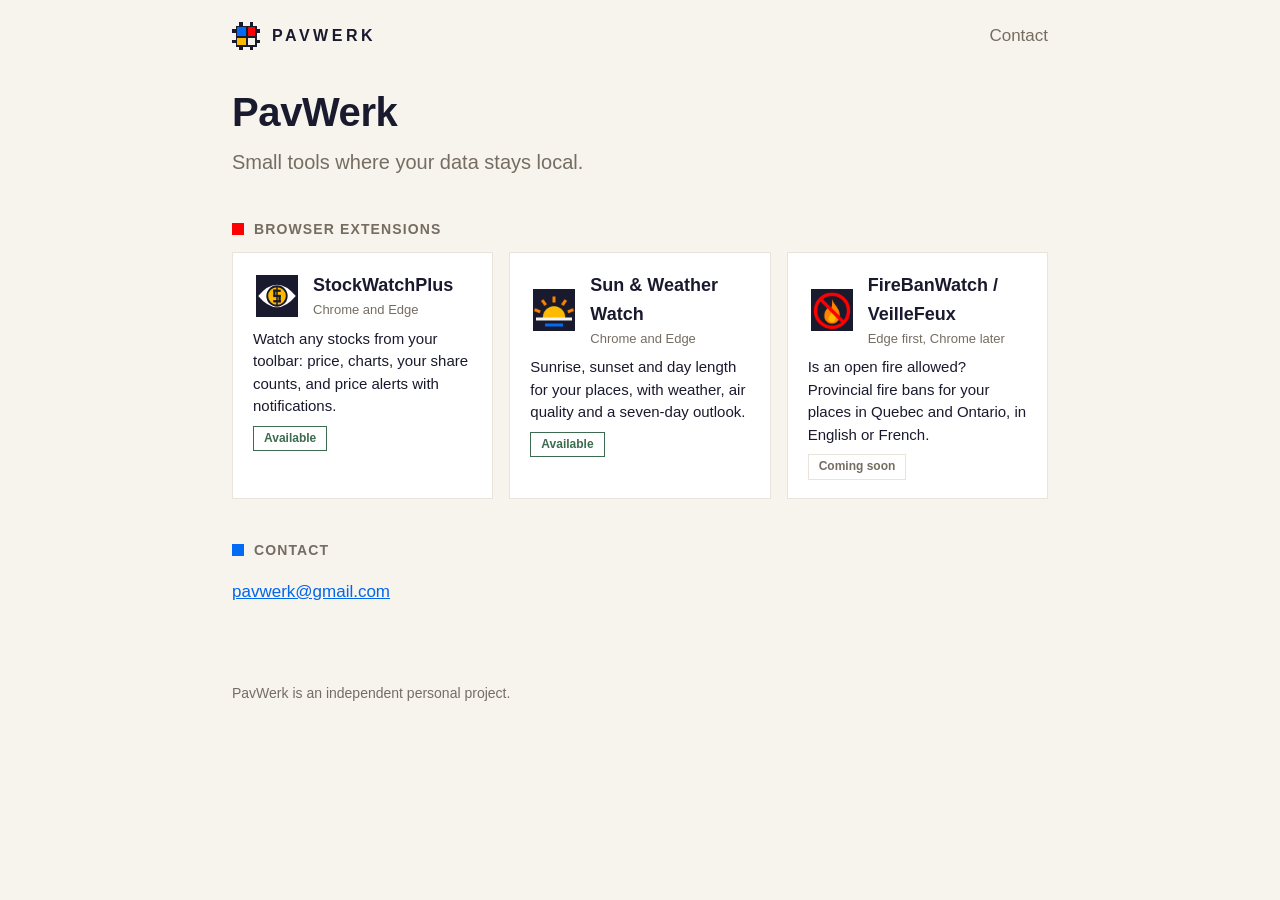
<file: index.html>
<!DOCTYPE html>
<html lang="en">
<head>
  <meta charset="utf-8">
  <meta name="viewport" content="width=device-width, initial-scale=1">
  <title>PavWerk</title>
  <meta name="description" content="PavWerk makes small tools where your data stays local.">
  <link rel="stylesheet" href="style.css">
  <link rel="icon" href="img/pavwerk-mark.svg" type="image/svg+xml">
  <link rel="icon" href="img/favicon-32.png" sizes="32x32">
</head>
<body>
  <header class="site"><a class="brand" href="./" aria-label="PavWerk home"><picture><source srcset="img/pavwerk-mark-reversed.svg" media="(prefers-color-scheme: dark)"><img src="img/pavwerk-mark.svg" alt="" width="28" height="28"></picture><span>PAVWERK</span></a><nav><a href="mailto:pavwerk@gmail.com">Contact</a></nav></header>
  <main>
    <h1>PavWerk</h1>
    <p class="intro">Small tools where your data stays local.</p>

    <!-- ============ BROWSER EXTENSIONS ============ -->
    <h2 class="section-title">Browser extensions</h2>
    <div class="grid">

      <a class="item" href="stockwatchplus/">
        <div class="item-head">
          <img src="stockwatchplus/img/icon.svg" alt="">
          <div><h3>StockWatchPlus</h3><p class="for">Chrome and Edge</p></div>
        </div>
        <p>Watch any stocks from your toolbar: price, charts, your share counts, and price alerts with notifications.</p>
        <span class="pill live">Available</span>
      </a>

      <a class="item" href="sunweatherwatch/">
        <div class="item-head">
          <img src="sunweatherwatch/img/icon.png" alt="">
          <div><h3>Sun &amp; Weather Watch</h3><p class="for">Chrome and Edge</p></div>
        </div>
        <p>Sunrise, sunset and day length for your places, with weather, air quality and a seven-day outlook.</p>
        <span class="pill live">Available</span>
      </a>

      <a class="item" href="firebanwatch/">
        <div class="item-head">
          <img src="firebanwatch/img/icon.png" alt="">
          <div><h3>FireBanWatch / VeilleFeux</h3><p class="for">Edge first, Chrome later</p></div>
        </div>
        <p>Is an open fire allowed? Provincial fire bans for your places in Quebec and Ontario, in English or French.</p>
        <span class="pill">Coming soon</span>
      </a>

      <!-- TO ADD ANOTHER EXTENSION: copy the block below, remove the comment
           marks around it, and change the folder name, title and text.
           Use class="pill live" and the text "Available" once it is published.

      <a class="item" href="new-project/">
        <div class="item-head">
          <img src="new-project/img/icon.svg" alt="">
          <div><h3>Project name</h3><p class="for">Chrome and Edge</p></div>
        </div>
        <p>One or two sentences on what it does.</p>
        <span class="pill">Coming soon</span>
      </a>
      -->

    </div>

    <!-- TO ADD A NEW SECTION (for example apps, guides or writing): copy the
         two lines below, remove the comment marks, rename the section, and
         put item blocks like the one above inside the grid.

    <h2 class="section-title">Section name</h2>
    <div class="grid">
    </div>
    -->

    <h2 class="section-title">Contact</h2>
    <p><a href="mailto:pavwerk@gmail.com">pavwerk@gmail.com</a></p>
  </main>
  <footer>PavWerk is an independent personal project.</footer>
</body>
</html>
</file>
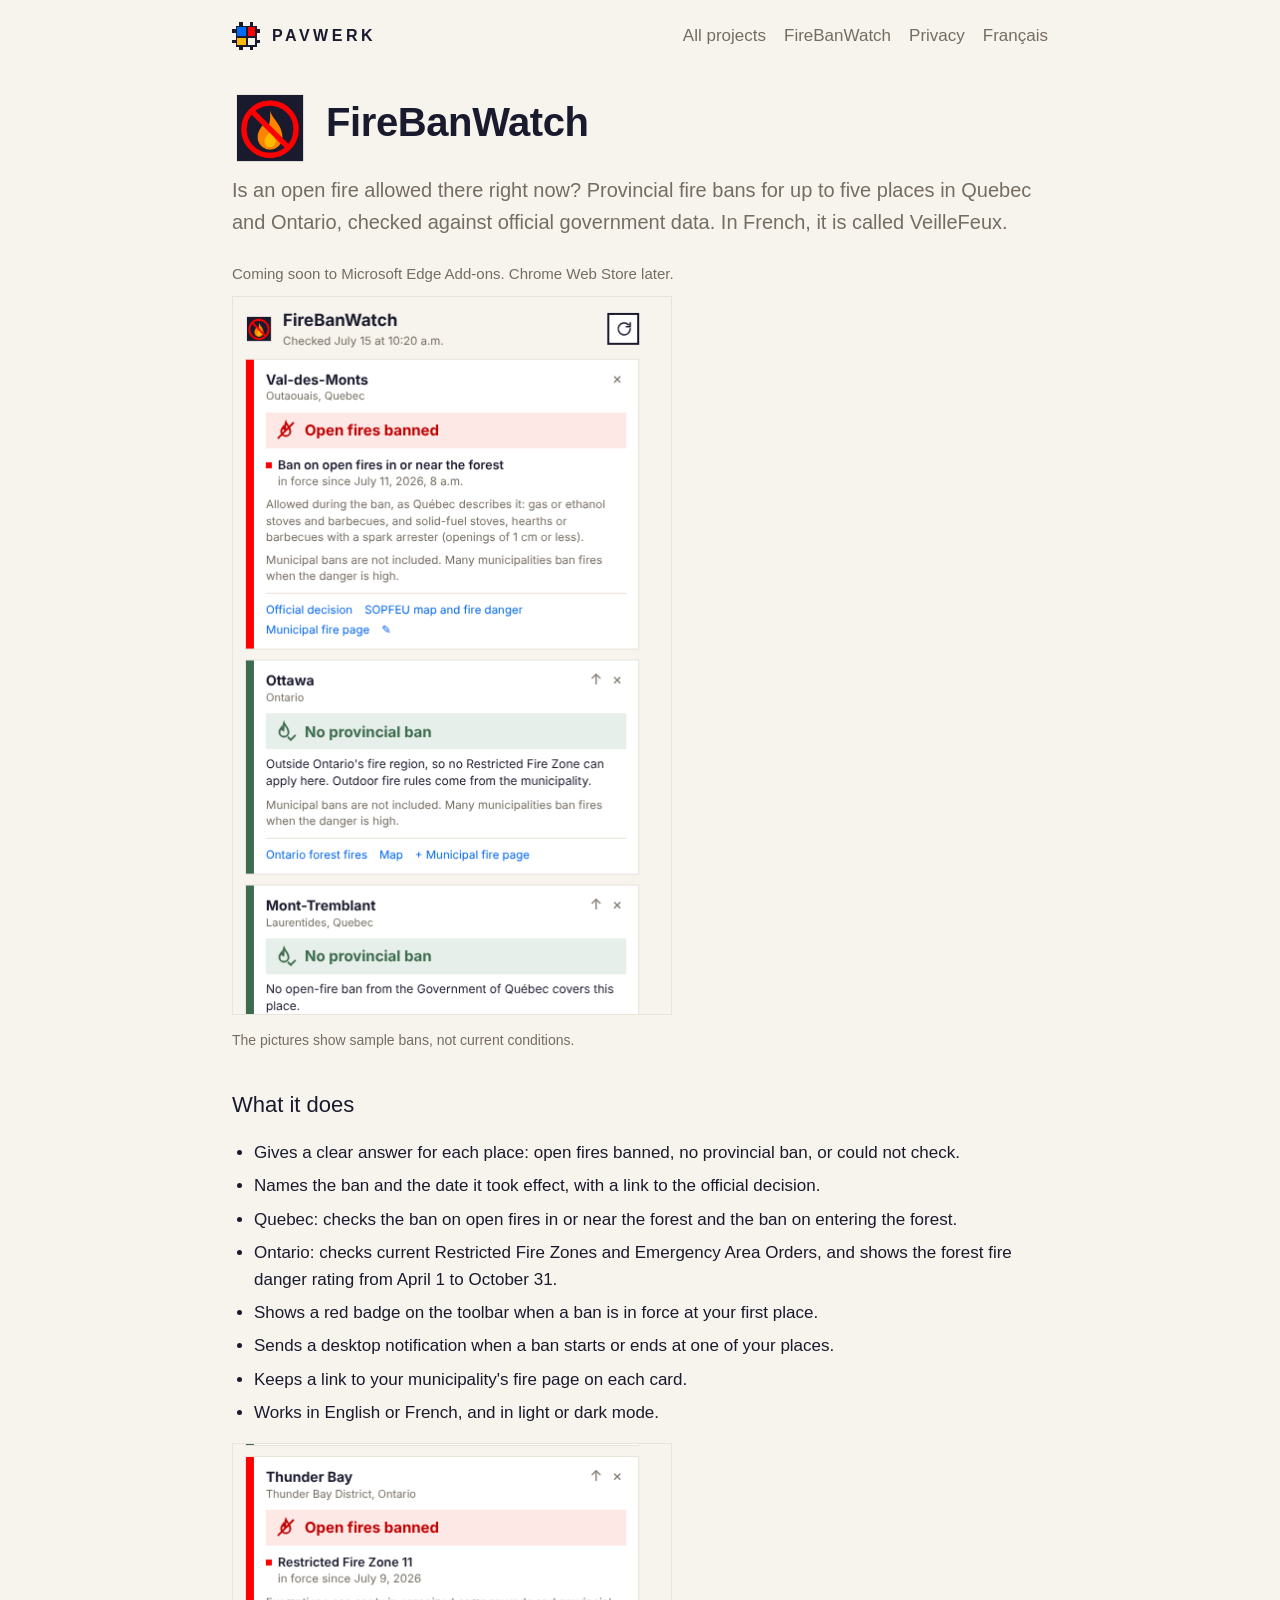
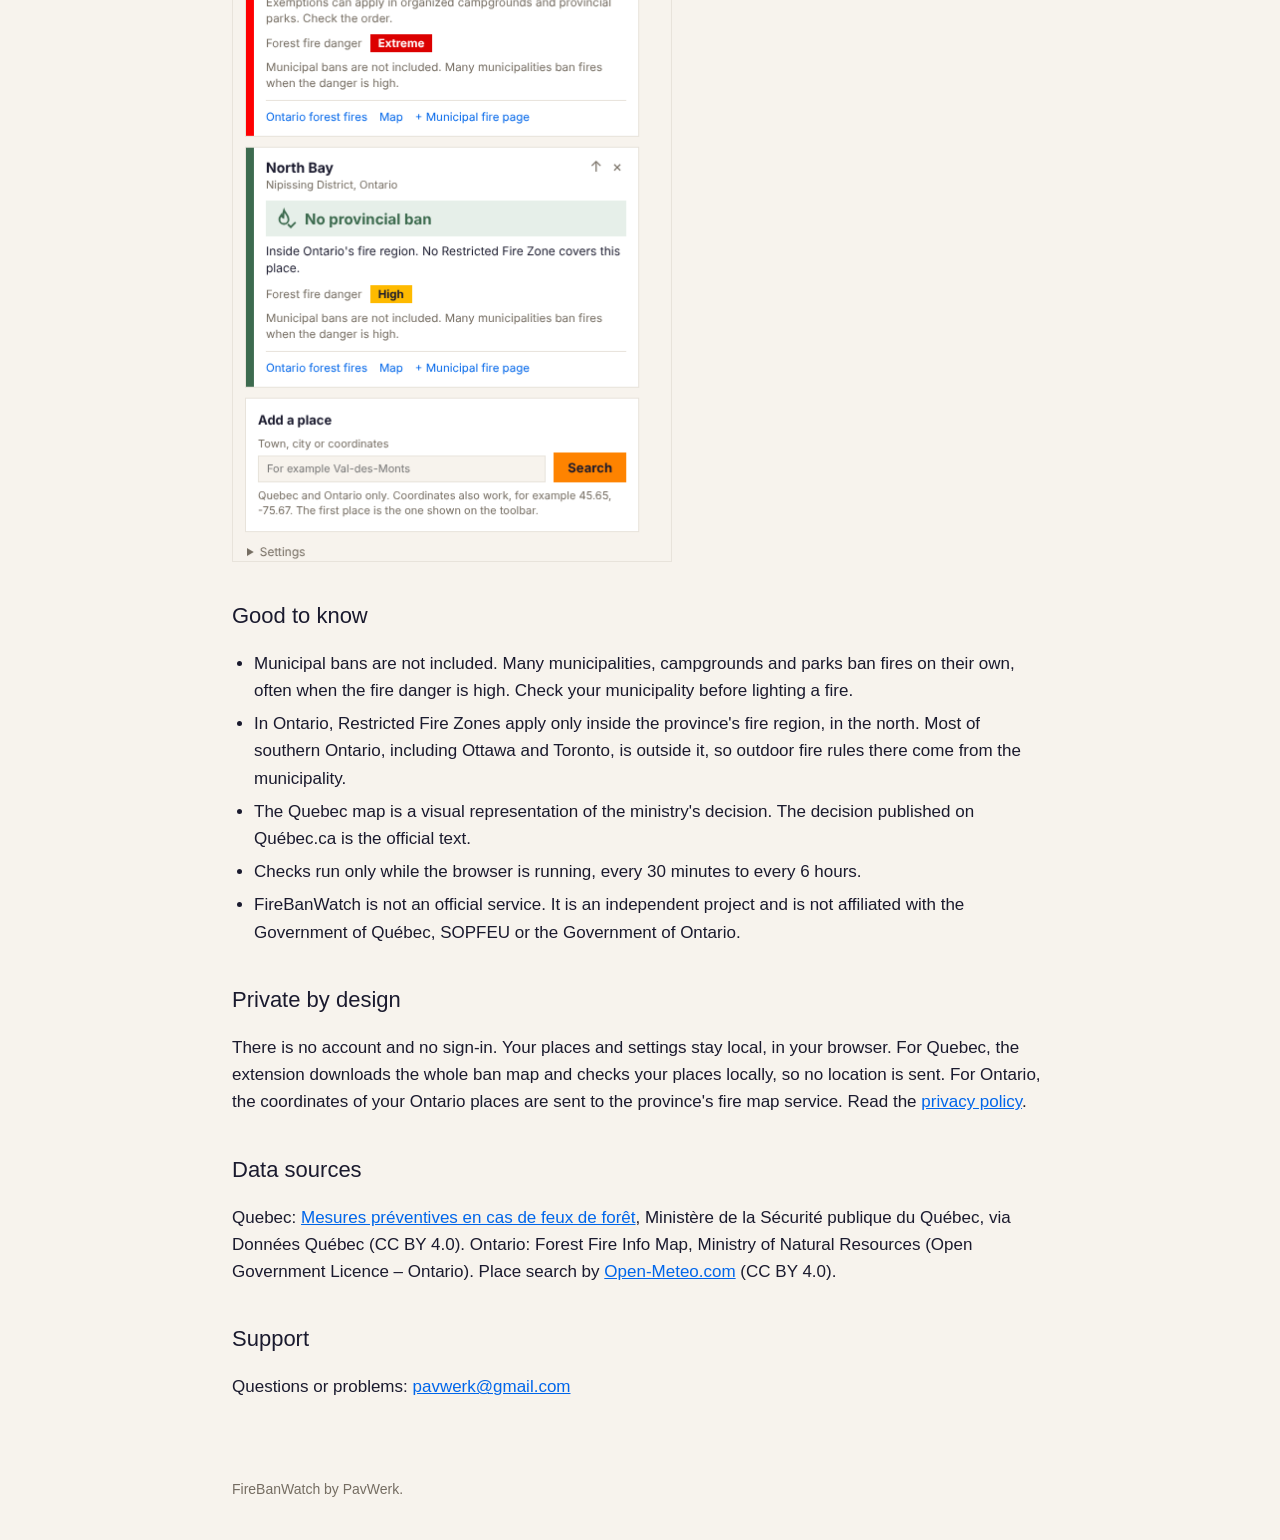
<file: firebanwatch/index.html>
<!DOCTYPE html>
<html lang="en">
<head>
  <meta charset="utf-8">
  <meta name="viewport" content="width=device-width, initial-scale=1">
  <title>FireBanWatch: provincial fire bans in Quebec and Ontario, in your browser toolbar</title>
  <meta name="description" content="Is an open fire allowed? FireBanWatch checks provincial fire bans for up to five places in Quebec and Ontario against official government data. English and French.">
  <link rel="stylesheet" href="../style.css">
  <link rel="icon" href="img/icon.png">
  <link rel="alternate" hreflang="en" href="https://pavwerk.github.io/firebanwatch/">
  <link rel="alternate" hreflang="fr" href="https://pavwerk.github.io/firebanwatch/fr.html">
</head>
<body>
  <header class="site"><a class="brand" href="../" aria-label="PavWerk home"><picture><source srcset="../img/pavwerk-mark-reversed.svg" media="(prefers-color-scheme: dark)"><img src="../img/pavwerk-mark.svg" alt="" width="28" height="28"></picture><span>PAVWERK</span></a><nav><a href="../">All projects</a><a href="./">FireBanWatch</a><a href="privacy.html">Privacy</a><a href="fr.html" lang="fr" hreflang="fr">Français</a></nav></header>
  <main>
    <div class="hero"><img src="img/icon.png" alt="FireBanWatch icon"><h1>FireBanWatch</h1></div>
    <p class="lead">Is an open fire allowed there right now? Provincial fire bans for up to five places in Quebec and Ontario, checked against official government data. In French, it is called VeilleFeux.</p>
    <!-- Store links: add the Edge Add-ons link here when the store publishes it. Chrome comes later. -->
    <p class="stores"><span>Coming soon to Microsoft Edge Add-ons. Chrome Web Store later.</span></p>

    <div class="shots"><img src="img/bans-en.png" alt="FireBanWatch showing an open-fire ban at Val-des-Monts, Quebec, and no provincial ban at Ottawa" style="max-width:440px"></div>
    <p class="small">The pictures show sample bans, not current conditions.</p>

    <h2>What it does</h2>
    <ul>
      <li>Gives a clear answer for each place: open fires banned, no provincial ban, or could not check.</li>
      <li>Names the ban and the date it took effect, with a link to the official decision.</li>
      <li>Quebec: checks the ban on open fires in or near the forest and the ban on entering the forest.</li>
      <li>Ontario: checks current Restricted Fire Zones and Emergency Area Orders, and shows the forest fire danger rating from April 1 to October 31.</li>
      <li>Shows a red badge on the toolbar when a ban is in force at your first place.</li>
      <li>Sends a desktop notification when a ban starts or ends at one of your places.</li>
      <li>Keeps a link to your municipality's fire page on each card.</li>
      <li>Works in English or French, and in light or dark mode.</li>
    </ul>

    <div class="shots"><img src="img/details-en.png" alt="A Restricted Fire Zone in Thunder Bay with an extreme fire danger rating" style="max-width:440px"></div>

    <h2>Good to know</h2>
    <ul>
      <li>Municipal bans are not included. Many municipalities, campgrounds and parks ban fires on their own, often when the fire danger is high. Check your municipality before lighting a fire.</li>
      <li>In Ontario, Restricted Fire Zones apply only inside the province's fire region, in the north. Most of southern Ontario, including Ottawa and Toronto, is outside it, so outdoor fire rules there come from the municipality.</li>
      <li>The Quebec map is a visual representation of the ministry's decision. The decision published on Québec.ca is the official text.</li>
      <li>Checks run only while the browser is running, every 30 minutes to every 6 hours.</li>
      <li>FireBanWatch is not an official service. It is an independent project and is not affiliated with the Government of Québec, SOPFEU or the Government of Ontario.</li>
    </ul>

    <h2>Private by design</h2>
    <p>There is no account and no sign-in. Your places and settings stay local, in your browser. For Quebec, the extension downloads the whole ban map and checks your places locally, so no location is sent. For Ontario, the coordinates of your Ontario places are sent to the province's fire map service. Read the <a href="privacy.html">privacy policy</a>.</p>

    <h2>Data sources</h2>
    <p>Quebec: <a href="https://donneesquebec.ca/recherche/dataset/mesures_preventives_feux_foret">Mesures préventives en cas de feux de forêt</a>, Ministère de la Sécurité publique du Québec, via Données Québec (CC BY 4.0). Ontario: Forest Fire Info Map, Ministry of Natural Resources (Open Government Licence – Ontario). Place search by <a href="https://open-meteo.com/">Open-Meteo.com</a> (CC BY 4.0).</p>

    <h2>Support</h2>
    <p>Questions or problems: <a href="mailto:pavwerk@gmail.com">pavwerk@gmail.com</a></p>
  </main>
  <footer>FireBanWatch by PavWerk.</footer>
</body>
</html>
</file>
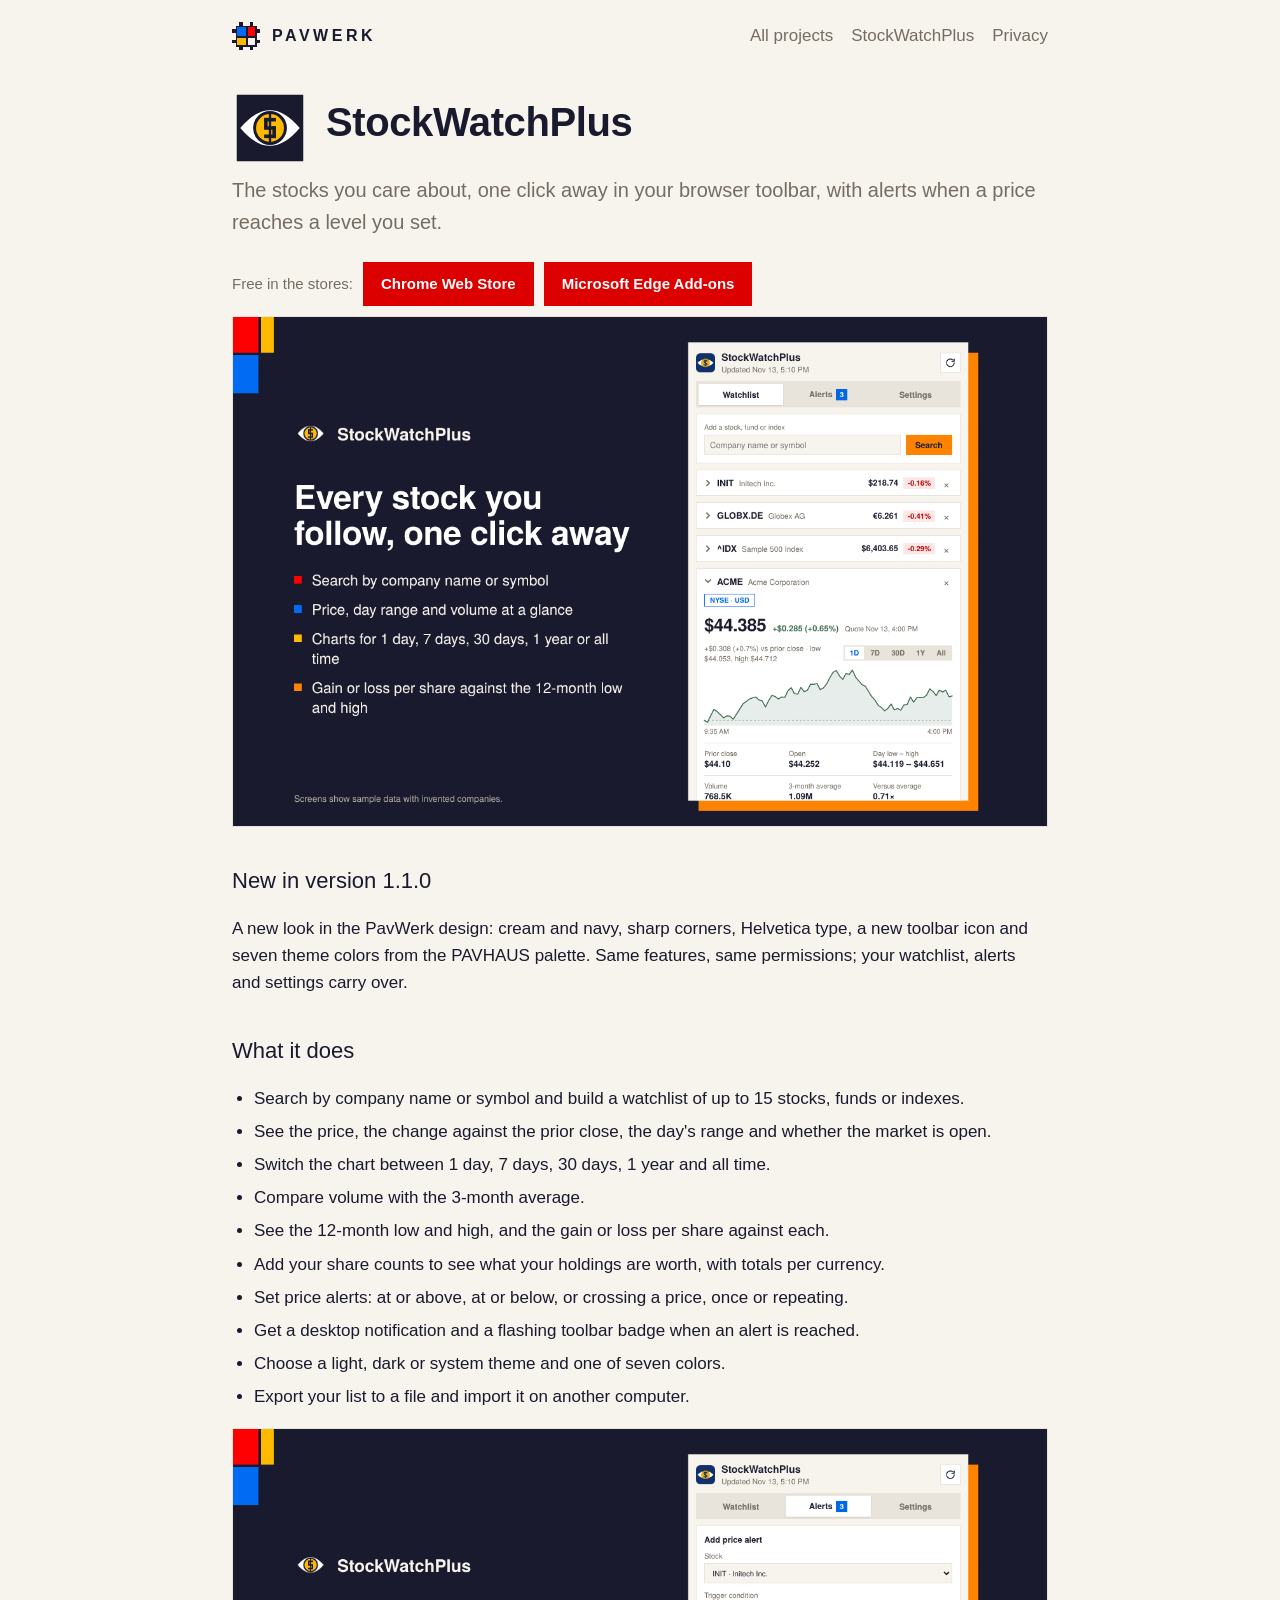
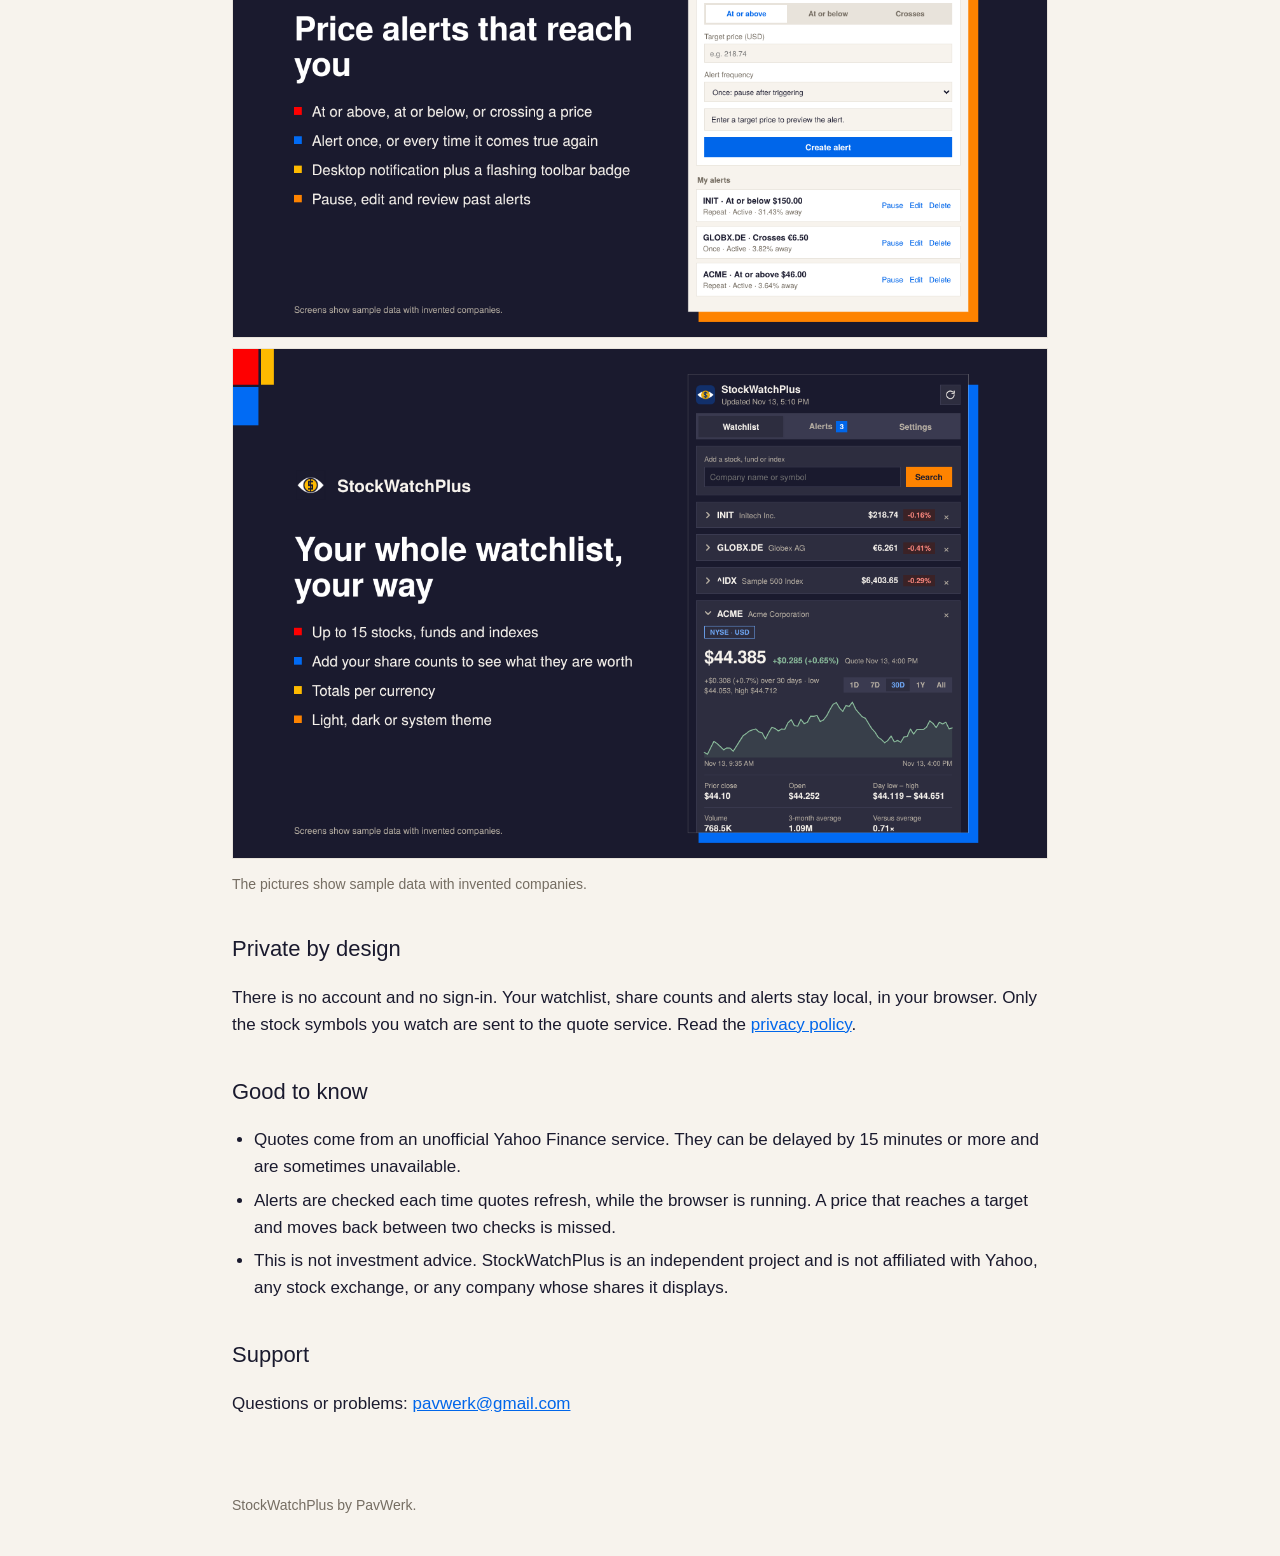
<file: stockwatchplus/index.html>
<!DOCTYPE html>
<html lang="en">
<head>
  <meta charset="utf-8">
  <meta name="viewport" content="width=device-width, initial-scale=1">
  <title>StockWatchPlus: stock prices and price alerts in your browser toolbar</title>
  <meta name="description" content="Watch any stocks: price, charts, volume, 12-month low and high, your share counts, and price alerts with notifications. For Chrome and Edge.">
  <link rel="stylesheet" href="../style.css">
  <link rel="icon" href="img/icon.svg">
</head>
<body>
  <header class="site"><a class="brand" href="../" aria-label="PavWerk home"><picture><source srcset="../img/pavwerk-mark-reversed.svg" media="(prefers-color-scheme: dark)"><img src="../img/pavwerk-mark.svg" alt="" width="28" height="28"></picture><span>PAVWERK</span></a><nav><a href="../">All projects</a><a href="./">StockWatchPlus</a><a href="privacy.html">Privacy</a></nav></header>
  <main>
    <div class="hero"><img src="img/icon.svg" alt="StockWatchPlus icon"><h1>StockWatchPlus</h1></div>
    <p class="lead">The stocks you care about, one click away in your browser toolbar, with alerts when a price reaches a level you set.</p>
    <!-- Store links: this extension's pages in the two stores. -->
    <p class="stores">
      <span>Free in the stores:</span>
      <a class="store" href="https://chromewebstore.google.com/detail/stockwatchplus/pmemdkkbnkodlhgfgkapednembeickbi">Chrome Web Store</a>
      <a class="store" href="https://microsoftedge.microsoft.com/addons/detail/stockwatchplus/flohamcllipmbmdhhjbjjioidggcfcjb">Microsoft Edge Add-ons</a>
    </p>

    <div class="shots"><img src="img/watchlist.png" alt="The StockWatchPlus watchlist with a price chart"></div>

    <h2>New in version 1.1.0</h2>
    <p>A new look in the PavWerk design: cream and navy, sharp corners, Helvetica type, a new toolbar icon and seven theme colors from the PAVHAUS palette. Same features, same permissions; your watchlist, alerts and settings carry over.</p>

    <h2>What it does</h2>
    <ul>
      <li>Search by company name or symbol and build a watchlist of up to 15 stocks, funds or indexes.</li>
      <li>See the price, the change against the prior close, the day's range and whether the market is open.</li>
      <li>Switch the chart between 1 day, 7 days, 30 days, 1 year and all time.</li>
      <li>Compare volume with the 3-month average.</li>
      <li>See the 12-month low and high, and the gain or loss per share against each.</li>
      <li>Add your share counts to see what your holdings are worth, with totals per currency.</li>
      <li>Set price alerts: at or above, at or below, or crossing a price, once or repeating.</li>
      <li>Get a desktop notification and a flashing toolbar badge when an alert is reached.</li>
      <li>Choose a light, dark or system theme and one of seven colors.</li>
      <li>Export your list to a file and import it on another computer.</li>
    </ul>

    <div class="shots"><img src="img/alerts.png" alt="Price alerts in StockWatchPlus"><img src="img/dark.png" alt="StockWatchPlus in the dark theme"></div>
    <p class="small">The pictures show sample data with invented companies.</p>

    <h2>Private by design</h2>
    <p>There is no account and no sign-in. Your watchlist, share counts and alerts stay local, in your browser. Only the stock symbols you watch are sent to the quote service. Read the <a href="privacy.html">privacy policy</a>.</p>

    <h2>Good to know</h2>
    <ul>
      <li>Quotes come from an unofficial Yahoo Finance service. They can be delayed by 15 minutes or more and are sometimes unavailable.</li>
      <li>Alerts are checked each time quotes refresh, while the browser is running. A price that reaches a target and moves back between two checks is missed.</li>
      <li>This is not investment advice. StockWatchPlus is an independent project and is not affiliated with Yahoo, any stock exchange, or any company whose shares it displays.</li>
    </ul>

    <h2>Support</h2>
    <p>Questions or problems: <a href="mailto:pavwerk@gmail.com">pavwerk@gmail.com</a></p>
  </main>
  <footer>StockWatchPlus by PavWerk.</footer>
</body>
</html>
</file>
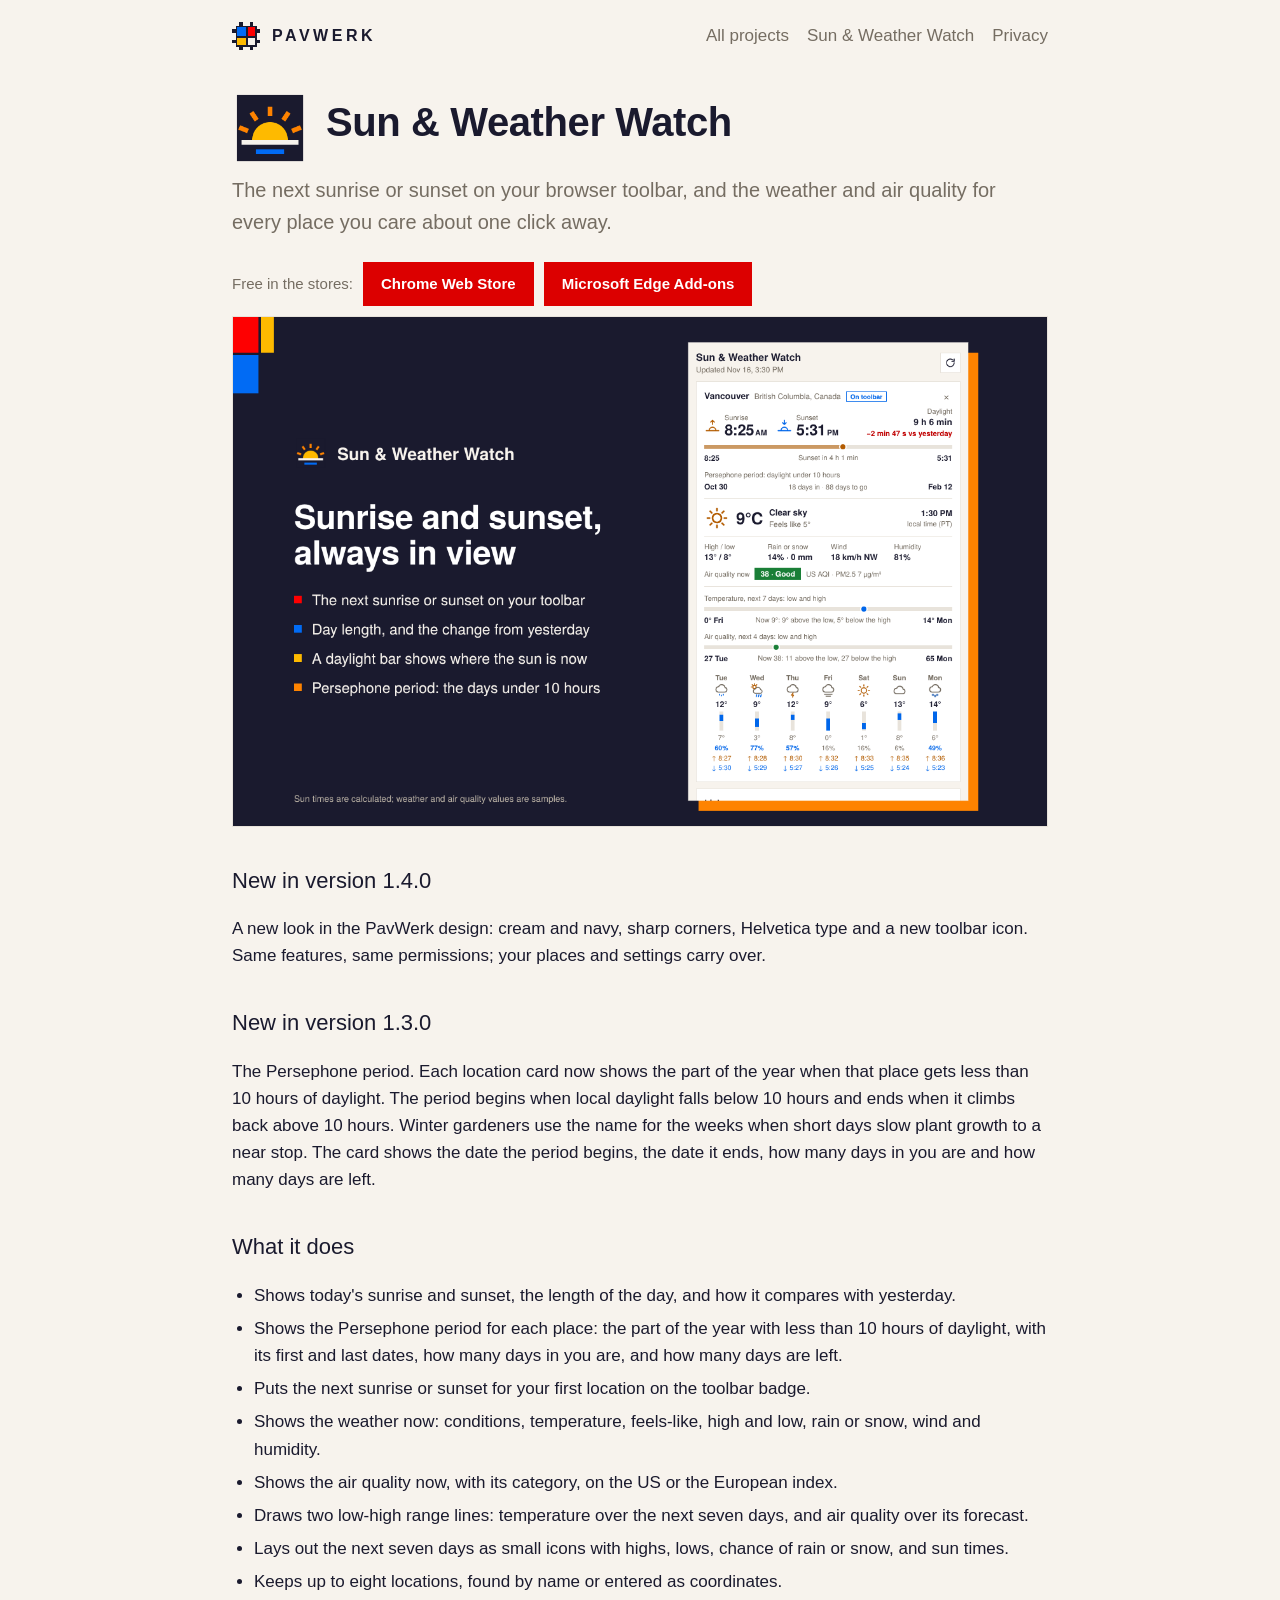
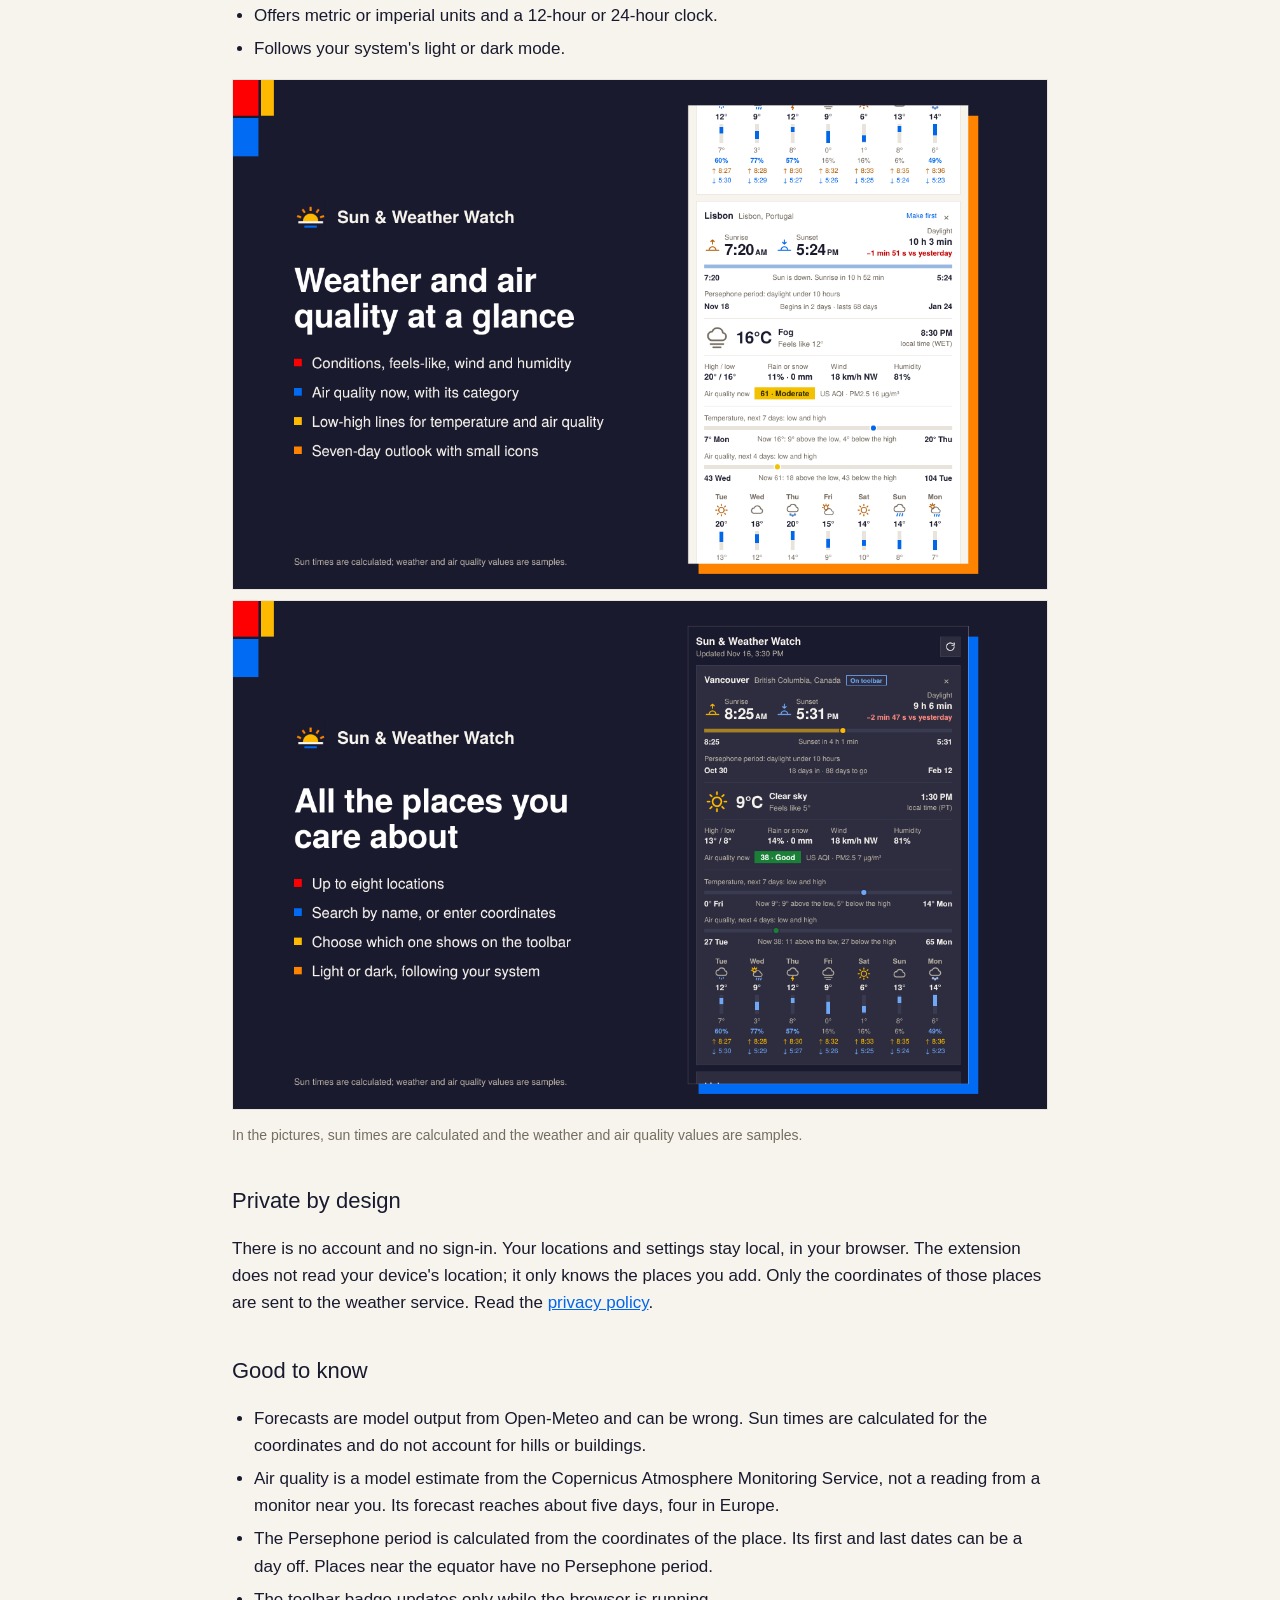
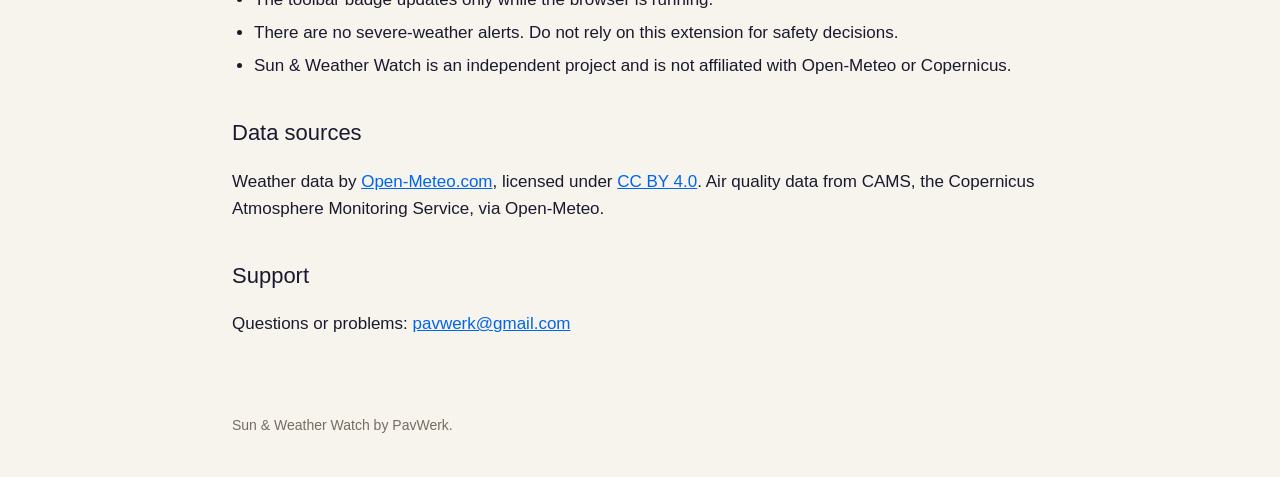
<file: sunweatherwatch/index.html>
<!DOCTYPE html>
<html lang="en">
<head>
  <meta charset="utf-8">
  <meta name="viewport" content="width=device-width, initial-scale=1">
  <title>Sun &amp; Weather Watch: sunrise, sunset, weather and air quality in your browser toolbar</title>
  <meta name="description" content="Sunrise, sunset and day length for your places, with weather, air quality and a 7-day outlook. The next sun event shows on the toolbar. For Chrome and Edge.">
  <link rel="stylesheet" href="../style.css">
  <link rel="icon" href="img/icon.png">
</head>
<body>
  <header class="site"><a class="brand" href="../" aria-label="PavWerk home"><picture><source srcset="../img/pavwerk-mark-reversed.svg" media="(prefers-color-scheme: dark)"><img src="../img/pavwerk-mark.svg" alt="" width="28" height="28"></picture><span>PAVWERK</span></a><nav><a href="../">All projects</a><a href="./">Sun &amp; Weather Watch</a><a href="privacy.html">Privacy</a></nav></header>
  <main>
    <div class="hero"><img src="img/icon.png" alt="Sun &amp; Weather Watch icon"><h1>Sun &amp; Weather Watch</h1></div>
    <p class="lead">The next sunrise or sunset on your browser toolbar, and the weather and air quality for every place you care about one click away.</p>
    <!-- Store links: this extension's pages in the two stores. -->
    <p class="stores">
      <span>Free in the stores:</span>
      <a class="store" href="https://chromewebstore.google.com/detail/sun-weather-watch/kjcjdlblhcebhcdngjejgnppepihpbfp">Chrome Web Store</a>
      <a class="store" href="https://microsoftedge.microsoft.com/addons/detail/sun-weather-watch/gieabaofnebembhchkoffmmfjfjfghcj">Microsoft Edge Add-ons</a>
    </p>

    <div class="shots"><img src="img/sun.png" alt="Sun &amp; Weather Watch showing sunrise, sunset, day length and the Persephone period"></div>

    <h2>New in version 1.4.0</h2>
    <p>A new look in the PavWerk design: cream and navy, sharp corners, Helvetica type and a new toolbar icon. Same features, same permissions; your places and settings carry over.</p>

    <h2>New in version 1.3.0</h2>
    <p>The Persephone period. Each location card now shows the part of the year when that place gets less than 10 hours of daylight. The period begins when local daylight falls below 10 hours and ends when it climbs back above 10 hours. Winter gardeners use the name for the weeks when short days slow plant growth to a near stop. The card shows the date the period begins, the date it ends, how many days in you are and how many days are left.</p>

    <h2>What it does</h2>
    <ul>
      <li>Shows today's sunrise and sunset, the length of the day, and how it compares with yesterday.</li>
      <li>Shows the Persephone period for each place: the part of the year with less than 10 hours of daylight, with its first and last dates, how many days in you are, and how many days are left.</li>
      <li>Puts the next sunrise or sunset for your first location on the toolbar badge.</li>
      <li>Shows the weather now: conditions, temperature, feels-like, high and low, rain or snow, wind and humidity.</li>
      <li>Shows the air quality now, with its category, on the US or the European index.</li>
      <li>Draws two low-high range lines: temperature over the next seven days, and air quality over its forecast.</li>
      <li>Lays out the next seven days as small icons with highs, lows, chance of rain or snow, and sun times.</li>
      <li>Keeps up to eight locations, found by name or entered as coordinates.</li>
      <li>Offers metric or imperial units and a 12-hour or 24-hour clock.</li>
      <li>Follows your system's light or dark mode.</li>
    </ul>

    <div class="shots"><img src="img/weather.png" alt="Weather, air quality and the seven-day outlook"><img src="img/dark.png" alt="Sun &amp; Weather Watch in dark mode with several locations"></div>
    <p class="small">In the pictures, sun times are calculated and the weather and air quality values are samples.</p>

    <h2>Private by design</h2>
    <p>There is no account and no sign-in. Your locations and settings stay local, in your browser. The extension does not read your device's location; it only knows the places you add. Only the coordinates of those places are sent to the weather service. Read the <a href="privacy.html">privacy policy</a>.</p>

    <h2>Good to know</h2>
    <ul>
      <li>Forecasts are model output from Open-Meteo and can be wrong. Sun times are calculated for the coordinates and do not account for hills or buildings.</li>
      <li>Air quality is a model estimate from the Copernicus Atmosphere Monitoring Service, not a reading from a monitor near you. Its forecast reaches about five days, four in Europe.</li>
      <li>The Persephone period is calculated from the coordinates of the place. Its first and last dates can be a day off. Places near the equator have no Persephone period.</li>
      <li>The toolbar badge updates only while the browser is running.</li>
      <li>There are no severe-weather alerts. Do not rely on this extension for safety decisions.</li>
      <li>Sun &amp; Weather Watch is an independent project and is not affiliated with Open-Meteo or Copernicus.</li>
    </ul>

    <h2>Data sources</h2>
    <p>Weather data by <a href="https://open-meteo.com/">Open-Meteo.com</a>, licensed under <a href="https://creativecommons.org/licenses/by/4.0/">CC BY 4.0</a>. Air quality data from CAMS, the Copernicus Atmosphere Monitoring Service, via Open-Meteo.</p>

    <h2>Support</h2>
    <p>Questions or problems: <a href="mailto:pavwerk@gmail.com">pavwerk@gmail.com</a></p>
  </main>
  <footer>Sun &amp; Weather Watch by PavWerk.</footer>
</body>
</html>
</file>
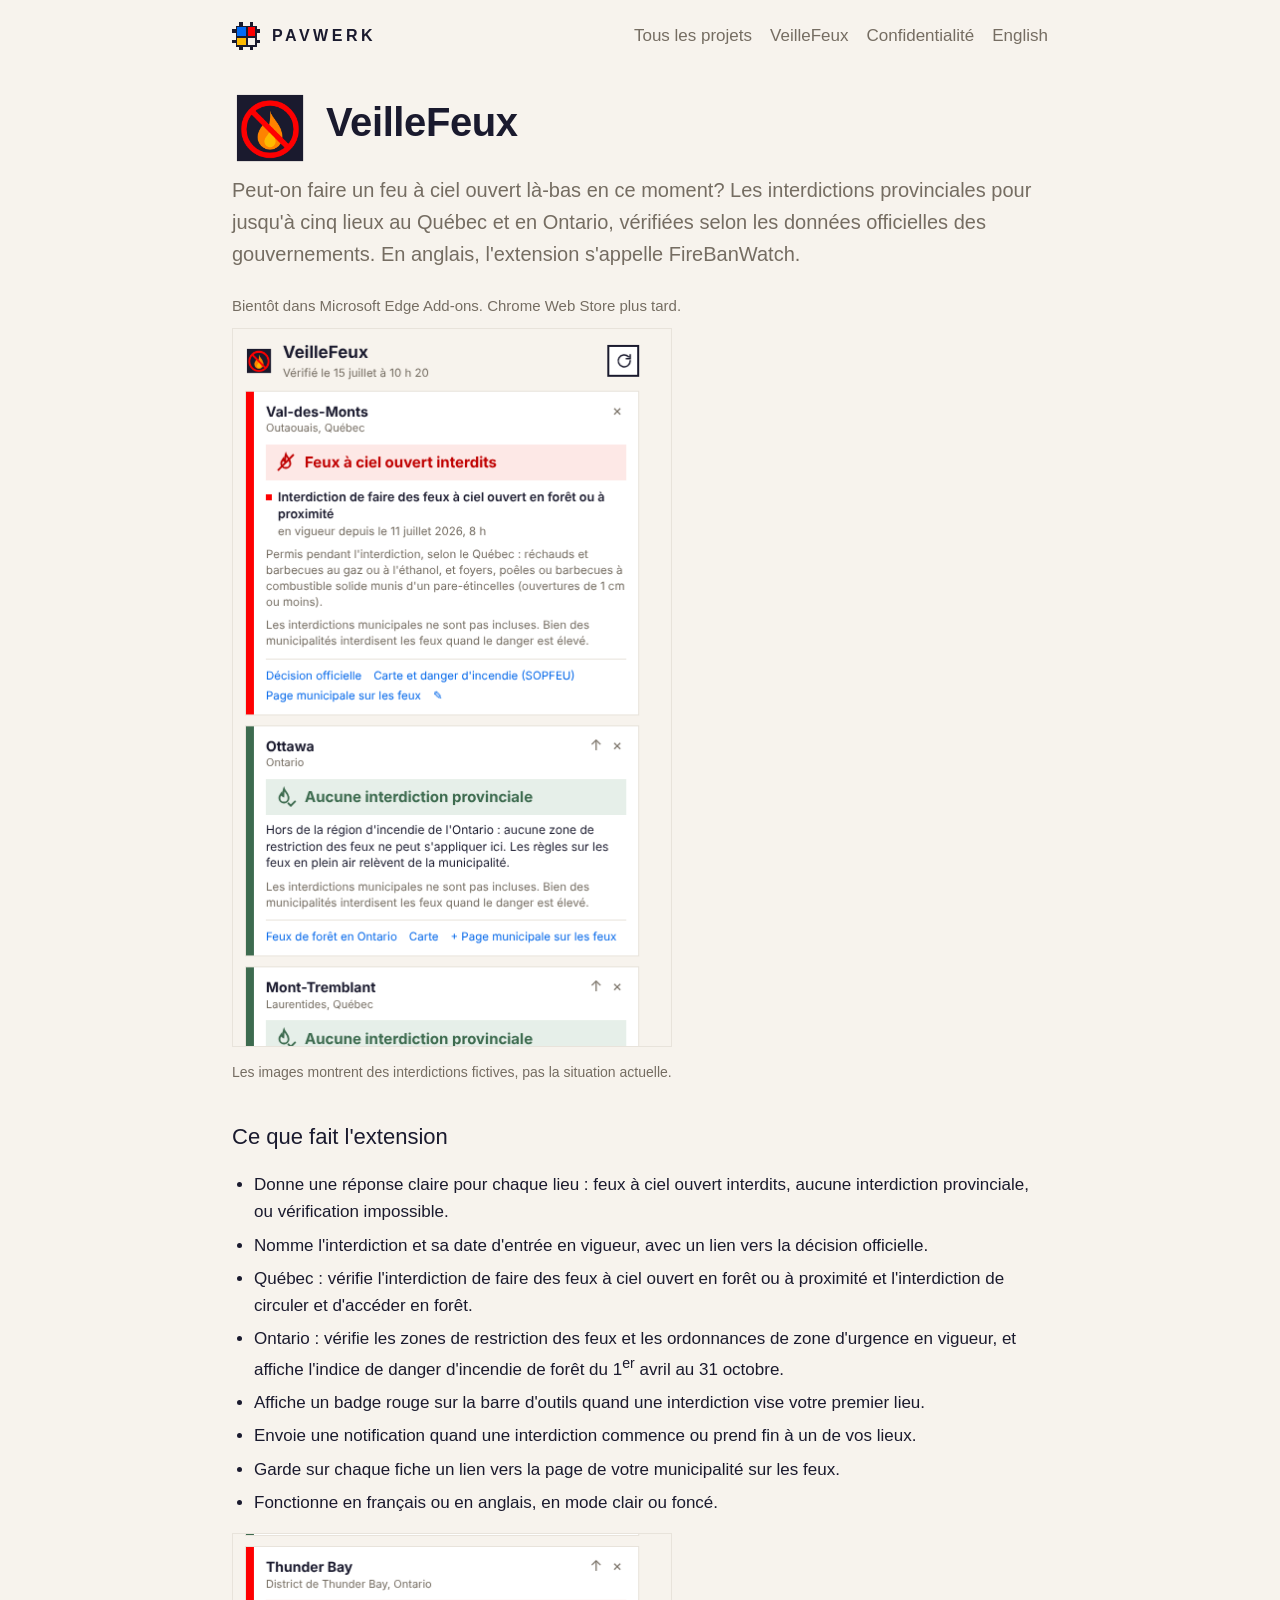
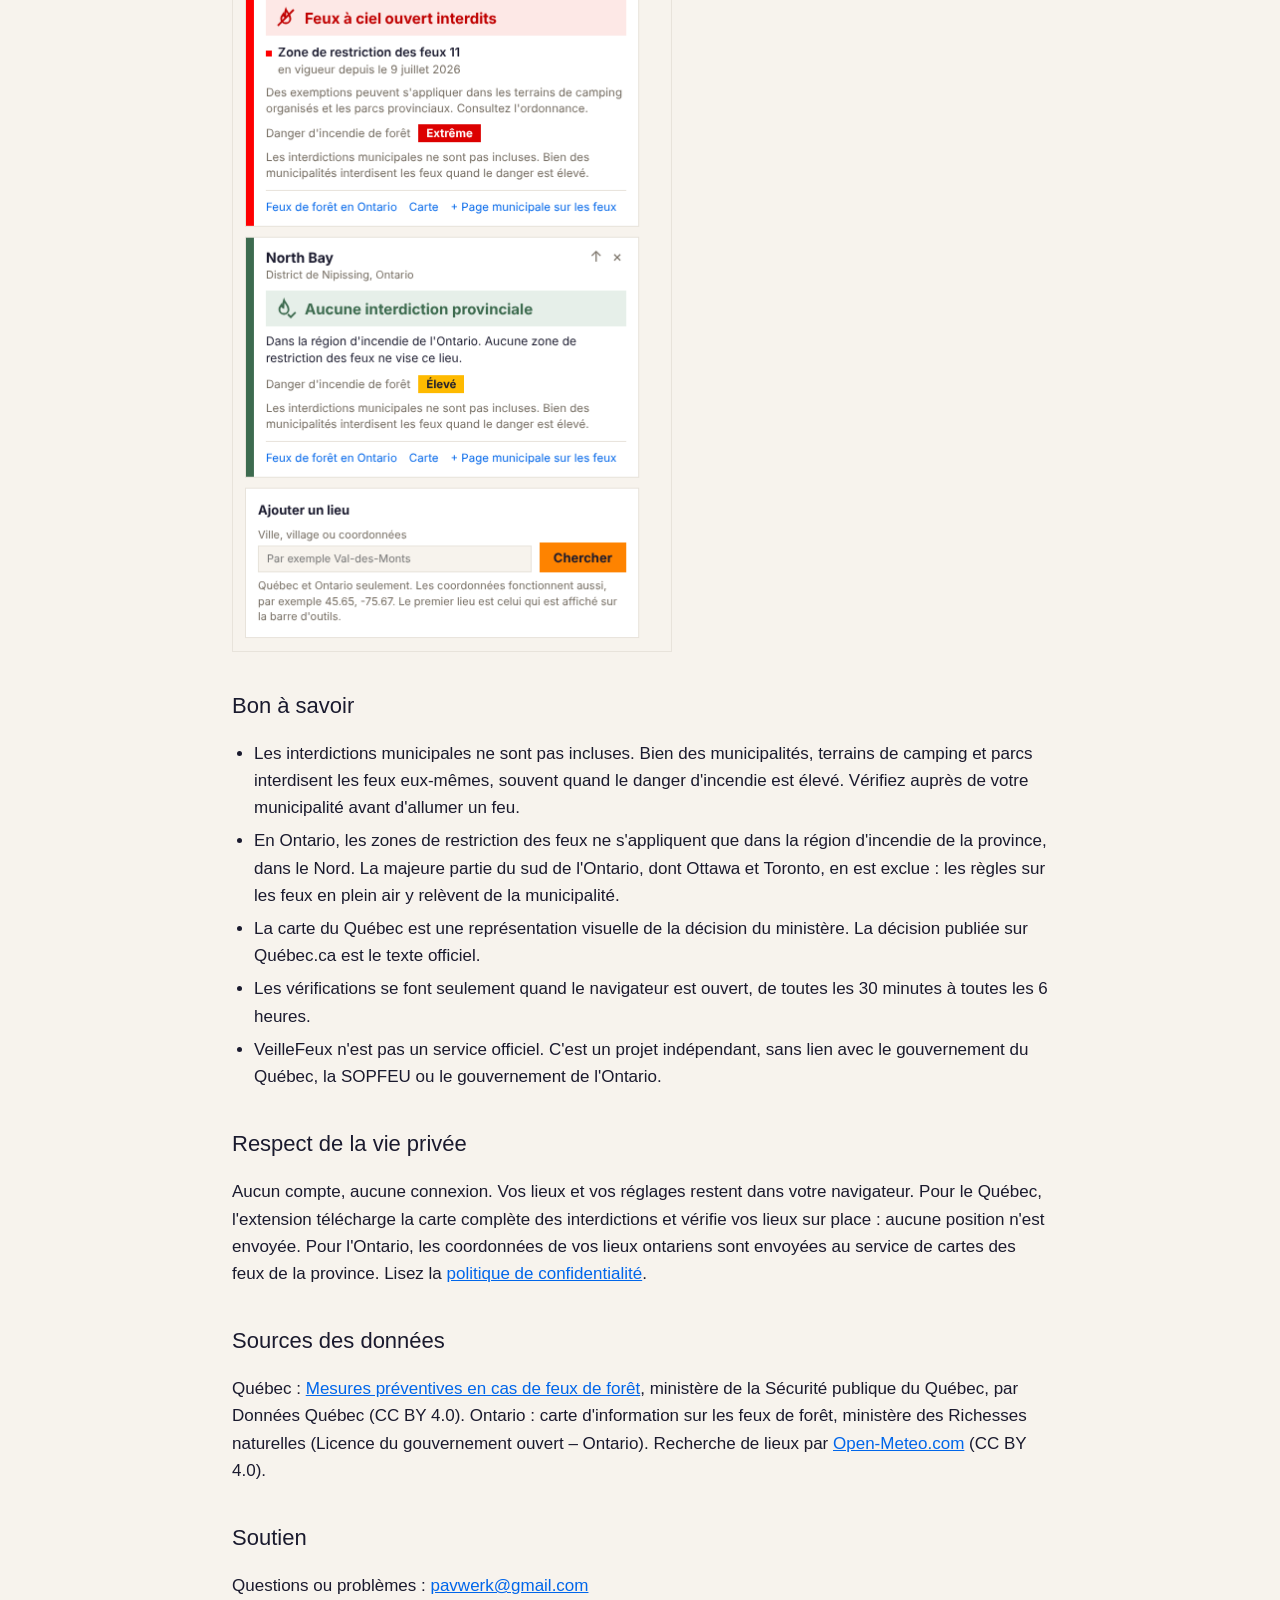
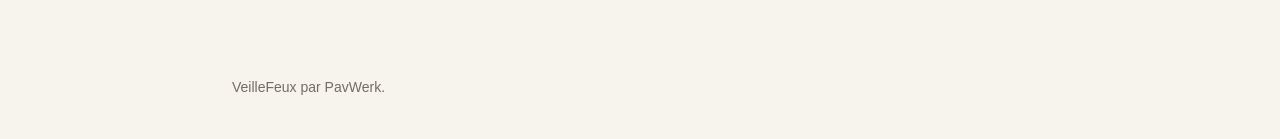
<file: firebanwatch/fr.html>
<!DOCTYPE html>
<html lang="fr">
<head>
  <meta charset="utf-8">
  <meta name="viewport" content="width=device-width, initial-scale=1">
  <title>VeilleFeux : interdictions provinciales de feux au Québec et en Ontario, dans votre barre d'outils</title>
  <meta name="description" content="Peut-on faire un feu à ciel ouvert? VeilleFeux vérifie les interdictions provinciales pour cinq lieux au Québec et en Ontario, selon les données officielles. En français et en anglais.">
  <link rel="stylesheet" href="../style.css">
  <link rel="icon" href="img/icon.png">
  <link rel="alternate" hreflang="en" href="https://pavwerk.github.io/firebanwatch/">
  <link rel="alternate" hreflang="fr" href="https://pavwerk.github.io/firebanwatch/fr.html">
</head>
<body>
  <header class="site"><a class="brand" href="../" aria-label="Accueil PavWerk"><picture><source srcset="../img/pavwerk-mark-reversed.svg" media="(prefers-color-scheme: dark)"><img src="../img/pavwerk-mark.svg" alt="" width="28" height="28"></picture><span>PAVWERK</span></a><nav><a href="../">Tous les projets</a><a href="fr.html">VeilleFeux</a><a href="privacy.html#fr">Confidentialité</a><a href="./" lang="en" hreflang="en">English</a></nav></header>
  <main>
    <div class="hero"><img src="img/icon.png" alt="Icône de VeilleFeux"><h1>VeilleFeux</h1></div>
    <p class="lead">Peut-on faire un feu à ciel ouvert là-bas en ce moment? Les interdictions provinciales pour jusqu'à cinq lieux au Québec et en Ontario, vérifiées selon les données officielles des gouvernements. En anglais, l'extension s'appelle FireBanWatch.</p>
    <!-- Liens vers les boutiques : ajouter le lien Edge quand l'extension sera publiée. Chrome viendra plus tard. -->
    <p class="stores"><span>Bientôt dans Microsoft Edge Add-ons. Chrome Web Store plus tard.</span></p>

    <div class="shots"><img src="img/bans-fr.png" alt="VeilleFeux affiche une interdiction de feux à Val-des-Monts, au Québec, et aucune interdiction provinciale à Ottawa" style="max-width:440px"></div>
    <p class="small">Les images montrent des interdictions fictives, pas la situation actuelle.</p>

    <h2>Ce que fait l'extension</h2>
    <ul>
      <li>Donne une réponse claire pour chaque lieu : feux à ciel ouvert interdits, aucune interdiction provinciale, ou vérification impossible.</li>
      <li>Nomme l'interdiction et sa date d'entrée en vigueur, avec un lien vers la décision officielle.</li>
      <li>Québec : vérifie l'interdiction de faire des feux à ciel ouvert en forêt ou à proximité et l'interdiction de circuler et d'accéder en forêt.</li>
      <li>Ontario : vérifie les zones de restriction des feux et les ordonnances de zone d'urgence en vigueur, et affiche l'indice de danger d'incendie de forêt du 1<sup>er</sup> avril au 31 octobre.</li>
      <li>Affiche un badge rouge sur la barre d'outils quand une interdiction vise votre premier lieu.</li>
      <li>Envoie une notification quand une interdiction commence ou prend fin à un de vos lieux.</li>
      <li>Garde sur chaque fiche un lien vers la page de votre municipalité sur les feux.</li>
      <li>Fonctionne en français ou en anglais, en mode clair ou foncé.</li>
    </ul>

    <div class="shots"><img src="img/details-fr.png" alt="Une zone de restriction des feux à Thunder Bay, avec un danger d'incendie extrême" style="max-width:440px"></div>

    <h2>Bon à savoir</h2>
    <ul>
      <li>Les interdictions municipales ne sont pas incluses. Bien des municipalités, terrains de camping et parcs interdisent les feux eux-mêmes, souvent quand le danger d'incendie est élevé. Vérifiez auprès de votre municipalité avant d'allumer un feu.</li>
      <li>En Ontario, les zones de restriction des feux ne s'appliquent que dans la région d'incendie de la province, dans le Nord. La majeure partie du sud de l'Ontario, dont Ottawa et Toronto, en est exclue : les règles sur les feux en plein air y relèvent de la municipalité.</li>
      <li>La carte du Québec est une représentation visuelle de la décision du ministère. La décision publiée sur Québec.ca est le texte officiel.</li>
      <li>Les vérifications se font seulement quand le navigateur est ouvert, de toutes les 30 minutes à toutes les 6 heures.</li>
      <li>VeilleFeux n'est pas un service officiel. C'est un projet indépendant, sans lien avec le gouvernement du Québec, la SOPFEU ou le gouvernement de l'Ontario.</li>
    </ul>

    <h2>Respect de la vie privée</h2>
    <p>Aucun compte, aucune connexion. Vos lieux et vos réglages restent dans votre navigateur. Pour le Québec, l'extension télécharge la carte complète des interdictions et vérifie vos lieux sur place : aucune position n'est envoyée. Pour l'Ontario, les coordonnées de vos lieux ontariens sont envoyées au service de cartes des feux de la province. Lisez la <a href="privacy.html#fr">politique de confidentialité</a>.</p>

    <h2>Sources des données</h2>
    <p>Québec : <a href="https://donneesquebec.ca/recherche/dataset/mesures_preventives_feux_foret">Mesures préventives en cas de feux de forêt</a>, ministère de la Sécurité publique du Québec, par Données Québec (CC BY 4.0). Ontario : carte d'information sur les feux de forêt, ministère des Richesses naturelles (Licence du gouvernement ouvert – Ontario). Recherche de lieux par <a href="https://open-meteo.com/">Open-Meteo.com</a> (CC BY 4.0).</p>

    <h2>Soutien</h2>
    <p>Questions ou problèmes : <a href="mailto:pavwerk@gmail.com">pavwerk@gmail.com</a></p>
  </main>
  <footer>VeilleFeux par PavWerk.</footer>
</body>
</html>
</file>
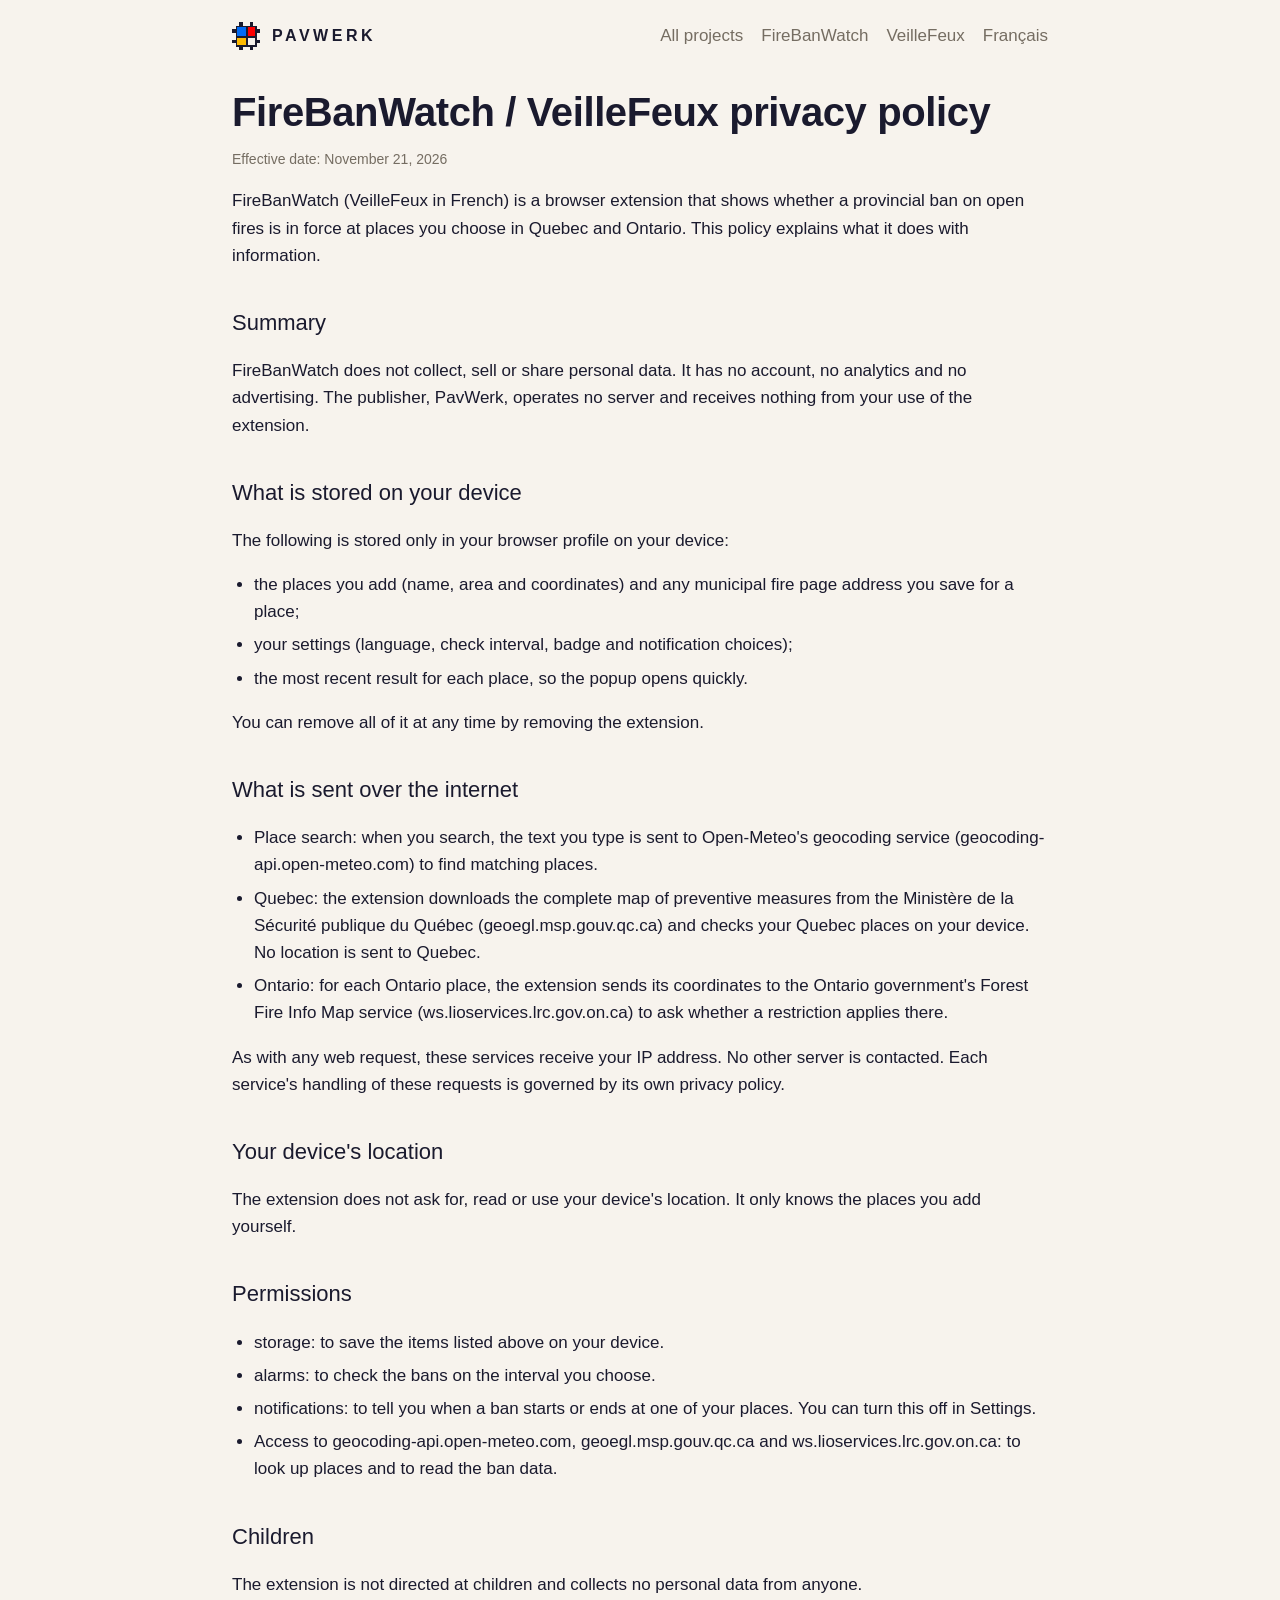
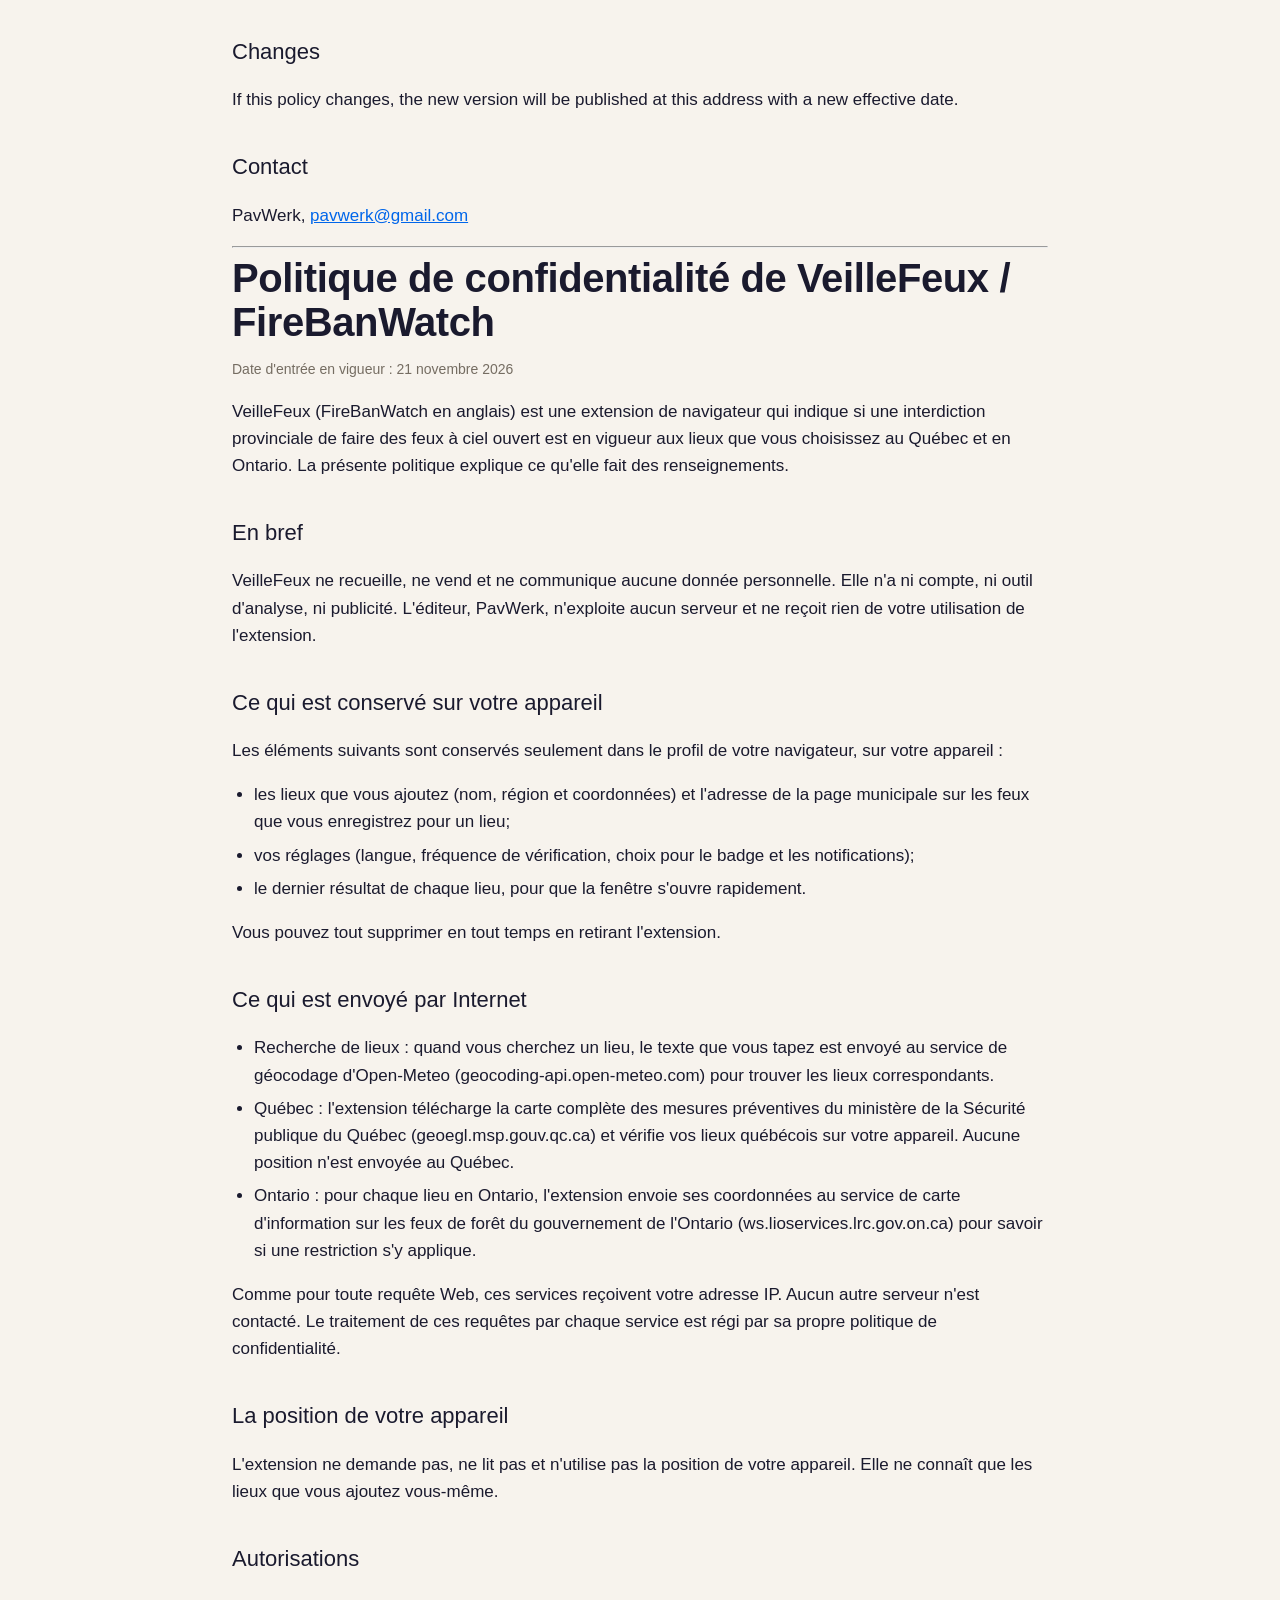
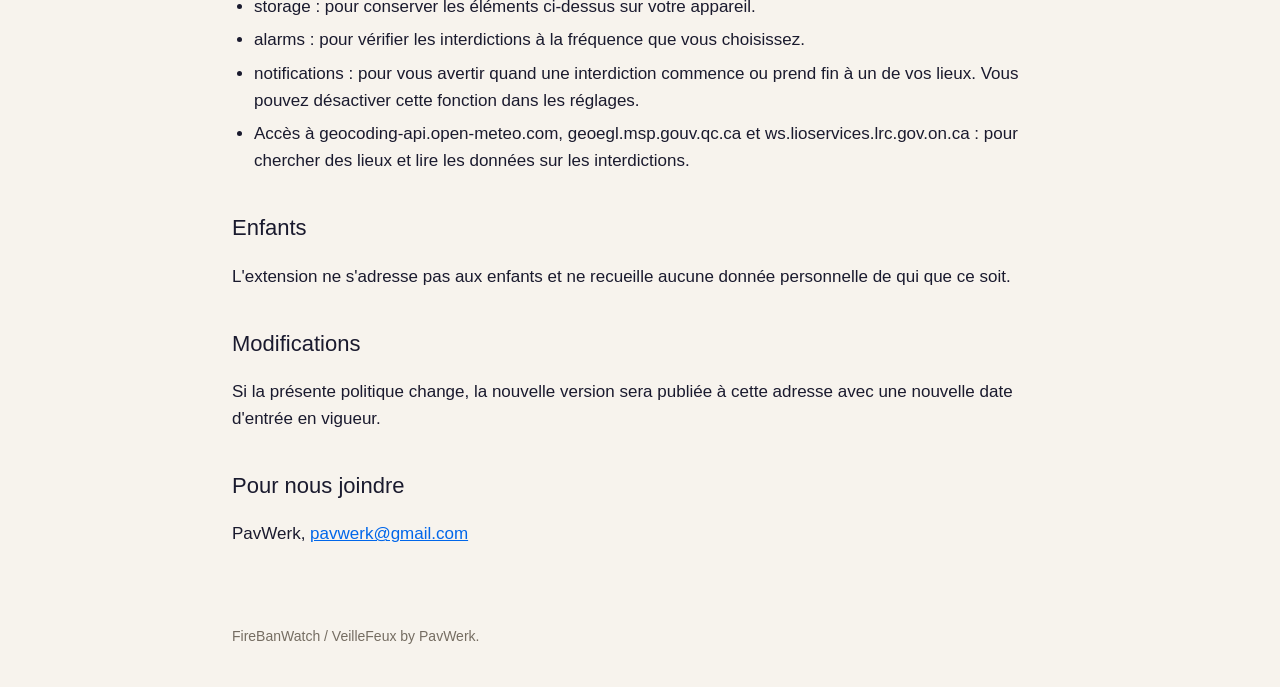
<file: firebanwatch/privacy.html>
<!DOCTYPE html>
<html lang="en">
<head>
  <meta charset="utf-8">
  <meta name="viewport" content="width=device-width, initial-scale=1">
  <title>FireBanWatch / VeilleFeux privacy policy · Politique de confidentialité</title>
  <link rel="stylesheet" href="../style.css">
  <link rel="icon" href="img/icon.png">
</head>
<body>
  <header class="site"><a class="brand" href="../" aria-label="PavWerk home"><picture><source srcset="../img/pavwerk-mark-reversed.svg" media="(prefers-color-scheme: dark)"><img src="../img/pavwerk-mark.svg" alt="" width="28" height="28"></picture><span>PAVWERK</span></a><nav><a href="../">All projects</a><a href="./">FireBanWatch</a><a href="fr.html" lang="fr">VeilleFeux</a><a href="#fr" lang="fr">Français</a></nav></header>
  <main>
    <section id="en" lang="en">
    <h1>FireBanWatch / VeilleFeux privacy policy</h1>
    <p class="small">Effective date: November 21, 2026</p>
    <p>FireBanWatch (VeilleFeux in French) is a browser extension that shows whether a provincial ban on open fires is in force at places you choose in Quebec and Ontario. This policy explains what it does with information.</p>
    <h2>Summary</h2>
    <p>FireBanWatch does not collect, sell or share personal data. It has no account, no analytics and no advertising. The publisher, PavWerk, operates no server and receives nothing from your use of the extension.</p>
    <h2>What is stored on your device</h2>
    <p>The following is stored only in your browser profile on your device:</p>
    <ul><li>the places you add (name, area and coordinates) and any municipal fire page address you save for a place;</li><li>your settings (language, check interval, badge and notification choices);</li><li>the most recent result for each place, so the popup opens quickly.</li></ul>
    <p>You can remove all of it at any time by removing the extension.</p>
    <h2>What is sent over the internet</h2>
    <ul><li>Place search: when you search, the text you type is sent to Open-Meteo&#x27;s geocoding service (geocoding-api.open-meteo.com) to find matching places.</li><li>Quebec: the extension downloads the complete map of preventive measures from the Ministère de la Sécurité publique du Québec (geoegl.msp.gouv.qc.ca) and checks your Quebec places on your device. No location is sent to Quebec.</li><li>Ontario: for each Ontario place, the extension sends its coordinates to the Ontario government&#x27;s Forest Fire Info Map service (ws.lioservices.lrc.gov.on.ca) to ask whether a restriction applies there.</li></ul>
    <p>As with any web request, these services receive your IP address. No other server is contacted. Each service&#x27;s handling of these requests is governed by its own privacy policy.</p>
    <h2>Your device&#x27;s location</h2>
    <p>The extension does not ask for, read or use your device&#x27;s location. It only knows the places you add yourself.</p>
    <h2>Permissions</h2>
    <ul><li>storage: to save the items listed above on your device.</li><li>alarms: to check the bans on the interval you choose.</li><li>notifications: to tell you when a ban starts or ends at one of your places. You can turn this off in Settings.</li><li>Access to geocoding-api.open-meteo.com, geoegl.msp.gouv.qc.ca and ws.lioservices.lrc.gov.on.ca: to look up places and to read the ban data.</li></ul>
    <h2>Children</h2>
    <p>The extension is not directed at children and collects no personal data from anyone.</p>
    <h2>Changes</h2>
    <p>If this policy changes, the new version will be published at this address with a new effective date.</p>
    <h2>Contact</h2>
    <p>PavWerk, <a href="mailto:pavwerk@gmail.com">pavwerk@gmail.com</a></p>
    </section>
    <hr>
    <section id="fr" lang="fr">
    <h1>Politique de confidentialité de VeilleFeux / FireBanWatch</h1>
    <p class="small">Date d&#x27;entrée en vigueur : 21 novembre 2026</p>
    <p>VeilleFeux (FireBanWatch en anglais) est une extension de navigateur qui indique si une interdiction provinciale de faire des feux à ciel ouvert est en vigueur aux lieux que vous choisissez au Québec et en Ontario. La présente politique explique ce qu&#x27;elle fait des renseignements.</p>
    <h2>En bref</h2>
    <p>VeilleFeux ne recueille, ne vend et ne communique aucune donnée personnelle. Elle n&#x27;a ni compte, ni outil d&#x27;analyse, ni publicité. L&#x27;éditeur, PavWerk, n&#x27;exploite aucun serveur et ne reçoit rien de votre utilisation de l&#x27;extension.</p>
    <h2>Ce qui est conservé sur votre appareil</h2>
    <p>Les éléments suivants sont conservés seulement dans le profil de votre navigateur, sur votre appareil :</p>
    <ul><li>les lieux que vous ajoutez (nom, région et coordonnées) et l&#x27;adresse de la page municipale sur les feux que vous enregistrez pour un lieu;</li><li>vos réglages (langue, fréquence de vérification, choix pour le badge et les notifications);</li><li>le dernier résultat de chaque lieu, pour que la fenêtre s&#x27;ouvre rapidement.</li></ul>
    <p>Vous pouvez tout supprimer en tout temps en retirant l&#x27;extension.</p>
    <h2>Ce qui est envoyé par Internet</h2>
    <ul><li>Recherche de lieux : quand vous cherchez un lieu, le texte que vous tapez est envoyé au service de géocodage d&#x27;Open-Meteo (geocoding-api.open-meteo.com) pour trouver les lieux correspondants.</li><li>Québec : l&#x27;extension télécharge la carte complète des mesures préventives du ministère de la Sécurité publique du Québec (geoegl.msp.gouv.qc.ca) et vérifie vos lieux québécois sur votre appareil. Aucune position n&#x27;est envoyée au Québec.</li><li>Ontario : pour chaque lieu en Ontario, l&#x27;extension envoie ses coordonnées au service de carte d&#x27;information sur les feux de forêt du gouvernement de l&#x27;Ontario (ws.lioservices.lrc.gov.on.ca) pour savoir si une restriction s&#x27;y applique.</li></ul>
    <p>Comme pour toute requête Web, ces services reçoivent votre adresse IP. Aucun autre serveur n&#x27;est contacté. Le traitement de ces requêtes par chaque service est régi par sa propre politique de confidentialité.</p>
    <h2>La position de votre appareil</h2>
    <p>L&#x27;extension ne demande pas, ne lit pas et n&#x27;utilise pas la position de votre appareil. Elle ne connaît que les lieux que vous ajoutez vous-même.</p>
    <h2>Autorisations</h2>
    <ul><li>storage : pour conserver les éléments ci-dessus sur votre appareil.</li><li>alarms : pour vérifier les interdictions à la fréquence que vous choisissez.</li><li>notifications : pour vous avertir quand une interdiction commence ou prend fin à un de vos lieux. Vous pouvez désactiver cette fonction dans les réglages.</li><li>Accès à geocoding-api.open-meteo.com, geoegl.msp.gouv.qc.ca et ws.lioservices.lrc.gov.on.ca : pour chercher des lieux et lire les données sur les interdictions.</li></ul>
    <h2>Enfants</h2>
    <p>L&#x27;extension ne s&#x27;adresse pas aux enfants et ne recueille aucune donnée personnelle de qui que ce soit.</p>
    <h2>Modifications</h2>
    <p>Si la présente politique change, la nouvelle version sera publiée à cette adresse avec une nouvelle date d&#x27;entrée en vigueur.</p>
    <h2>Pour nous joindre</h2>
    <p>PavWerk, <a href="mailto:pavwerk@gmail.com">pavwerk@gmail.com</a></p>
    </section>
  </main>
  <footer>FireBanWatch / VeilleFeux by PavWerk.</footer>
</body>
</html>
</file>
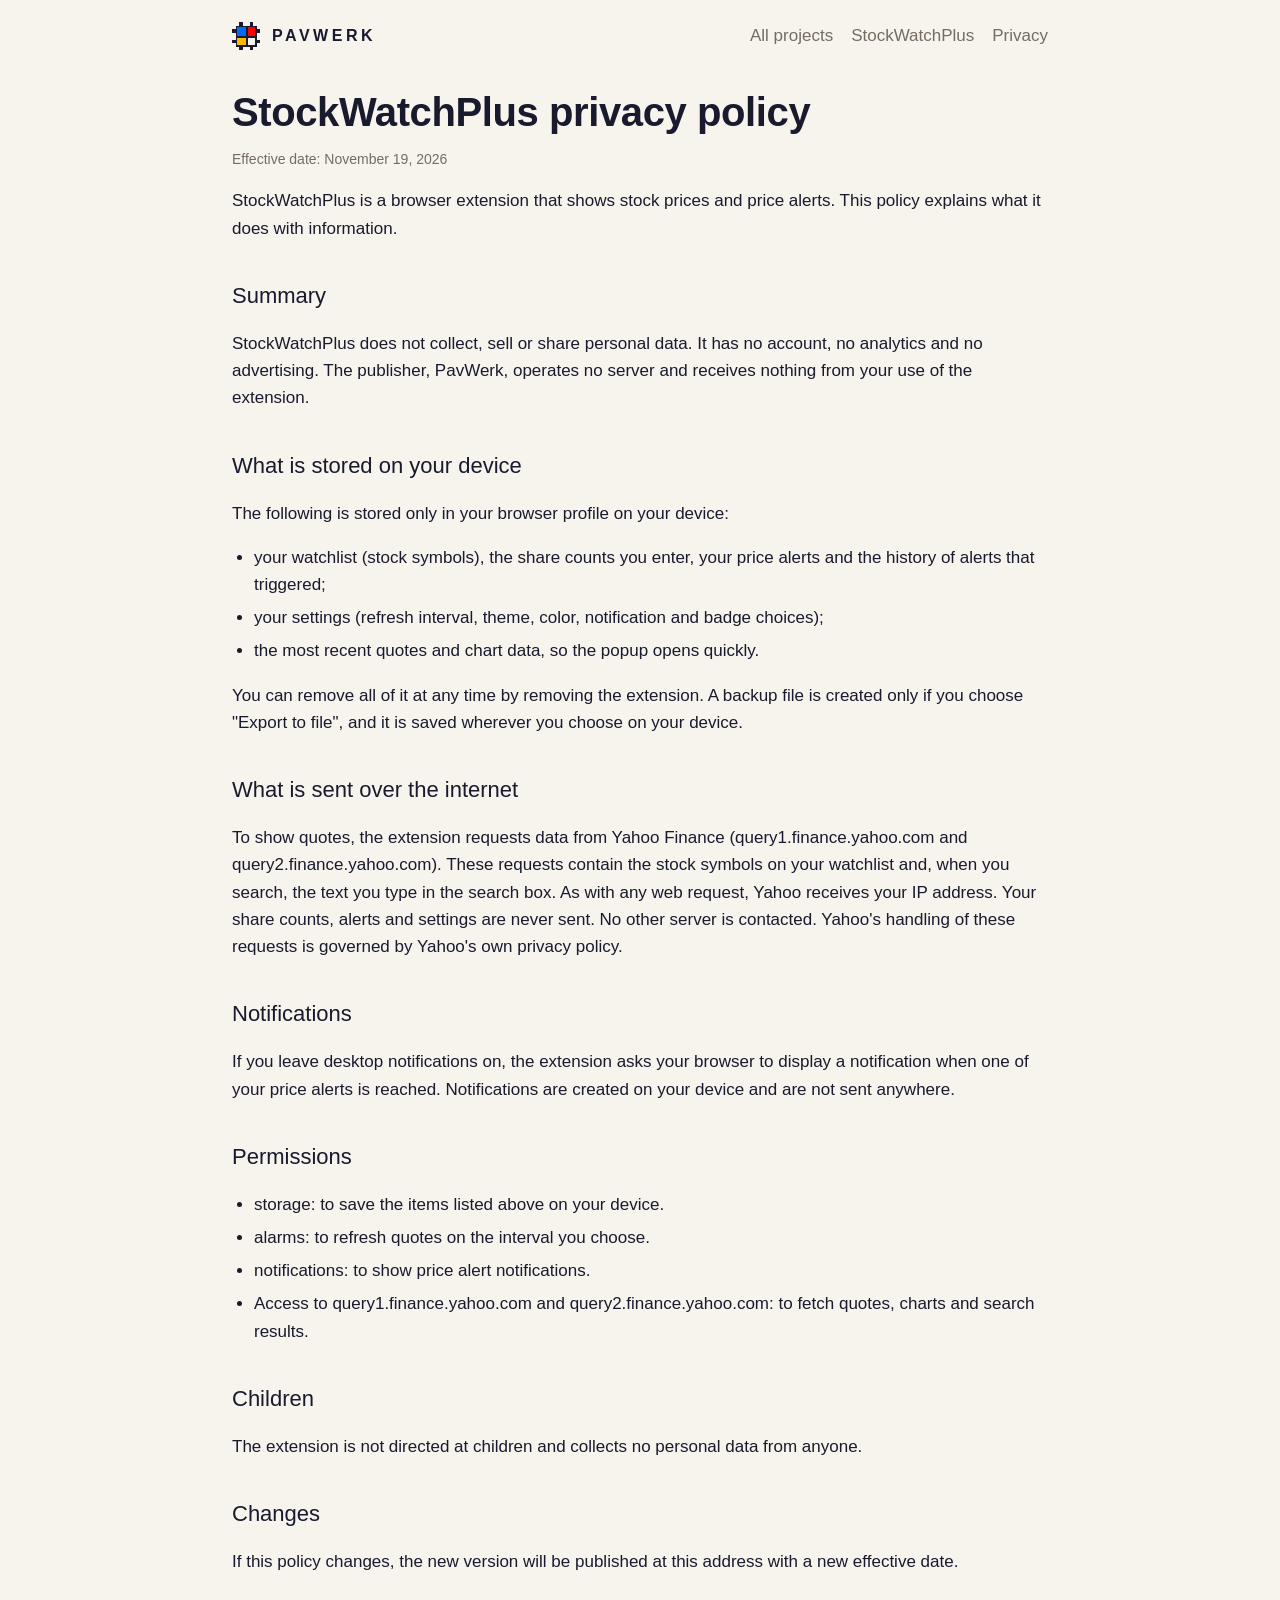
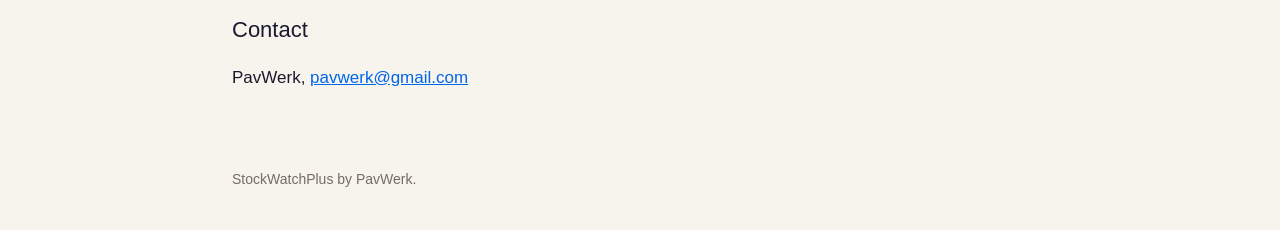
<file: stockwatchplus/privacy.html>
<!DOCTYPE html>
<html lang="en">
<head>
  <meta charset="utf-8">
  <meta name="viewport" content="width=device-width, initial-scale=1">
  <title>StockWatchPlus privacy policy</title>
  <link rel="stylesheet" href="../style.css">
  <link rel="icon" href="img/icon.svg">
</head>
<body>
  <header class="site"><a class="brand" href="../" aria-label="PavWerk home"><picture><source srcset="../img/pavwerk-mark-reversed.svg" media="(prefers-color-scheme: dark)"><img src="../img/pavwerk-mark.svg" alt="" width="28" height="28"></picture><span>PAVWERK</span></a><nav><a href="../">All projects</a><a href="./">StockWatchPlus</a><a href="privacy.html">Privacy</a></nav></header>
  <main>
    <h1>StockWatchPlus privacy policy</h1>
    <p class="small">Effective date: November 19, 2026</p>
    <p>StockWatchPlus is a browser extension that shows stock prices and price alerts. This policy explains what it does with information.</p>
    <h2>Summary</h2>
    <p>StockWatchPlus does not collect, sell or share personal data. It has no account, no analytics and no advertising. The publisher, PavWerk, operates no server and receives nothing from your use of the extension.</p>
    <h2>What is stored on your device</h2>
    <p>The following is stored only in your browser profile on your device:</p>
    <ul><li>your watchlist (stock symbols), the share counts you enter, your price alerts and the history of alerts that triggered;</li><li>your settings (refresh interval, theme, color, notification and badge choices);</li><li>the most recent quotes and chart data, so the popup opens quickly.</li></ul>
    <p>You can remove all of it at any time by removing the extension. A backup file is created only if you choose &quot;Export to file&quot;, and it is saved wherever you choose on your device.</p>
    <h2>What is sent over the internet</h2>
    <p>To show quotes, the extension requests data from Yahoo Finance (query1.finance.yahoo.com and query2.finance.yahoo.com). These requests contain the stock symbols on your watchlist and, when you search, the text you type in the search box. As with any web request, Yahoo receives your IP address. Your share counts, alerts and settings are never sent. No other server is contacted. Yahoo&#x27;s handling of these requests is governed by Yahoo&#x27;s own privacy policy.</p>
    <h2>Notifications</h2>
    <p>If you leave desktop notifications on, the extension asks your browser to display a notification when one of your price alerts is reached. Notifications are created on your device and are not sent anywhere.</p>
    <h2>Permissions</h2>
    <ul><li>storage: to save the items listed above on your device.</li><li>alarms: to refresh quotes on the interval you choose.</li><li>notifications: to show price alert notifications.</li><li>Access to query1.finance.yahoo.com and query2.finance.yahoo.com: to fetch quotes, charts and search results.</li></ul>
    <h2>Children</h2>
    <p>The extension is not directed at children and collects no personal data from anyone.</p>
    <h2>Changes</h2>
    <p>If this policy changes, the new version will be published at this address with a new effective date.</p>
    <h2>Contact</h2>
    <p>PavWerk, <a href="mailto:pavwerk@gmail.com">pavwerk@gmail.com</a></p>
  </main>
  <footer>StockWatchPlus by PavWerk.</footer>
</body>
</html>
</file>
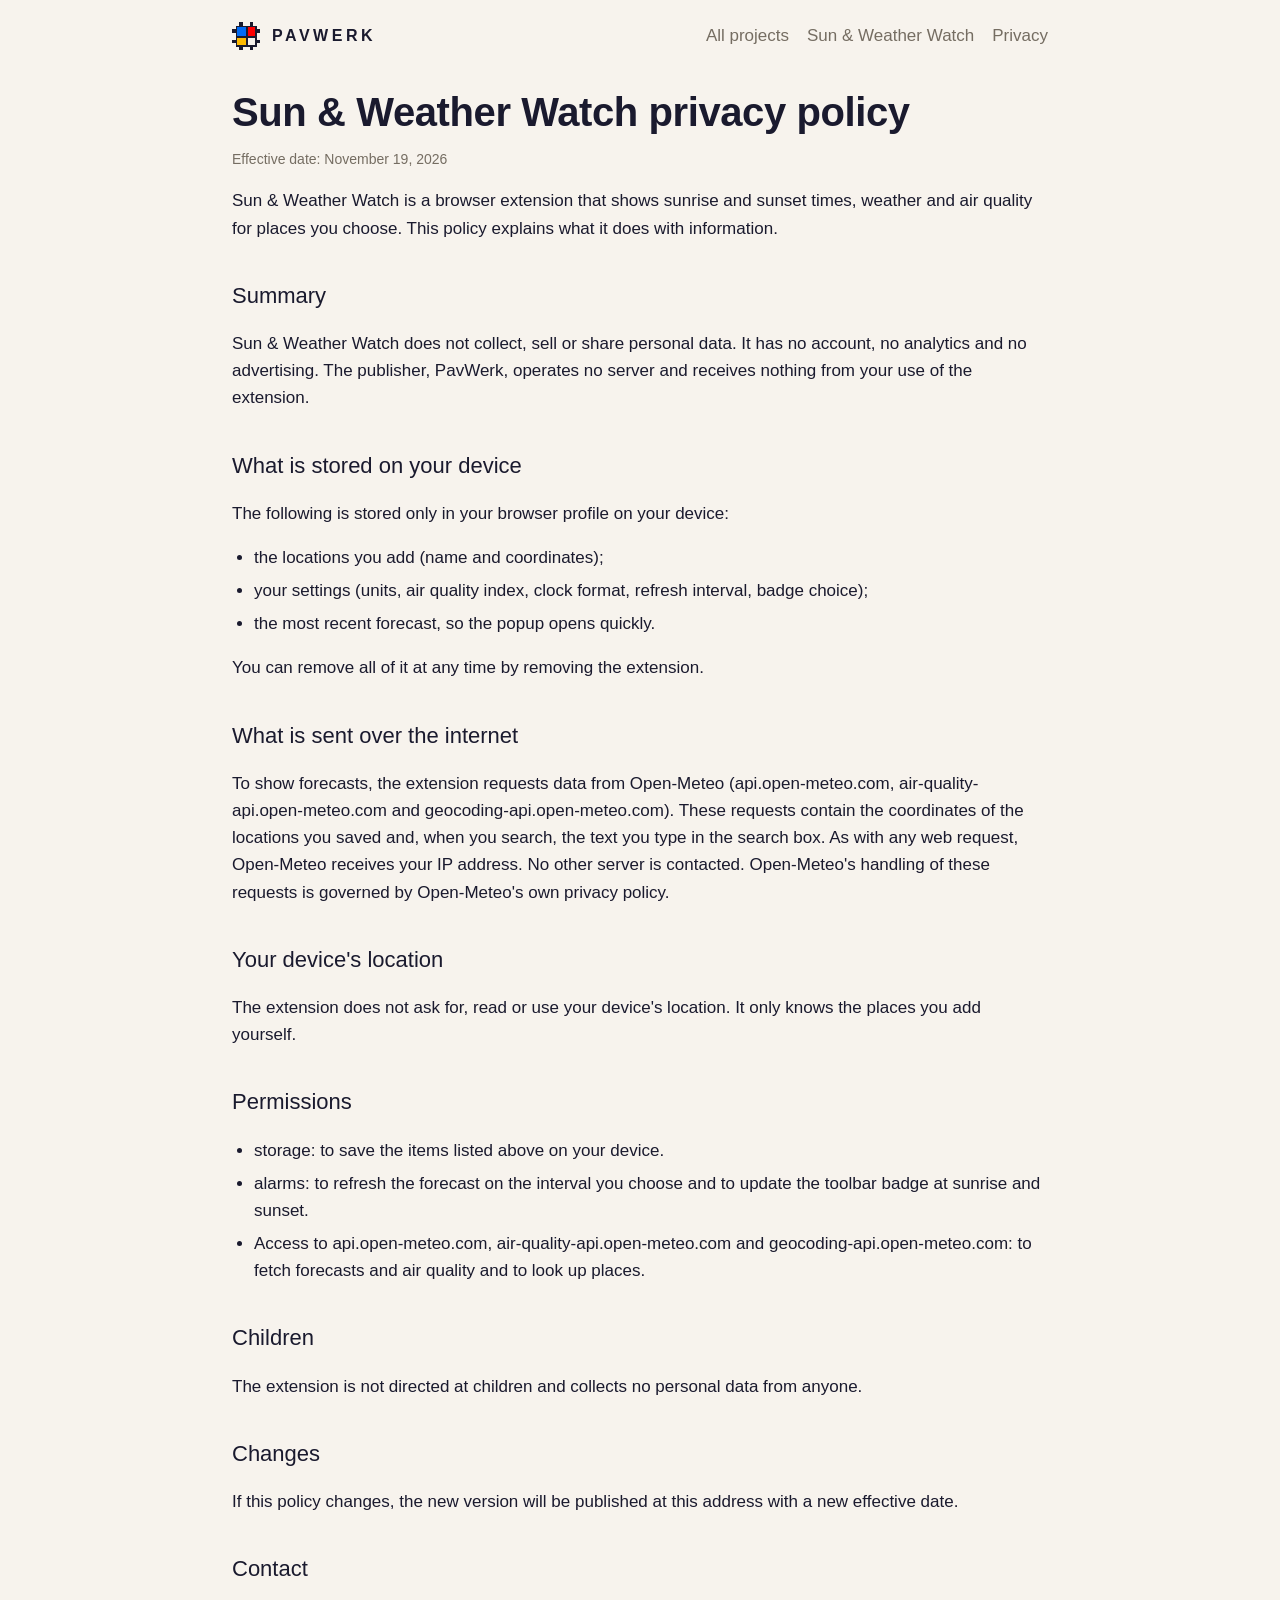
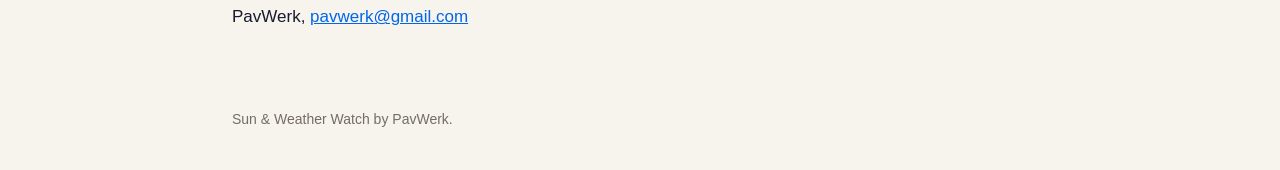
<file: sunweatherwatch/privacy.html>
<!DOCTYPE html>
<html lang="en">
<head>
  <meta charset="utf-8">
  <meta name="viewport" content="width=device-width, initial-scale=1">
  <title>Sun &amp; Weather Watch privacy policy</title>
  <link rel="stylesheet" href="../style.css">
  <link rel="icon" href="img/icon.png">
</head>
<body>
  <header class="site"><a class="brand" href="../" aria-label="PavWerk home"><picture><source srcset="../img/pavwerk-mark-reversed.svg" media="(prefers-color-scheme: dark)"><img src="../img/pavwerk-mark.svg" alt="" width="28" height="28"></picture><span>PAVWERK</span></a><nav><a href="../">All projects</a><a href="./">Sun &amp; Weather Watch</a><a href="privacy.html">Privacy</a></nav></header>
  <main>
    <h1>Sun &amp; Weather Watch privacy policy</h1>
    <p class="small">Effective date: November 19, 2026</p>
    <p>Sun &amp; Weather Watch is a browser extension that shows sunrise and sunset times, weather and air quality for places you choose. This policy explains what it does with information.</p>
    <h2>Summary</h2>
    <p>Sun &amp; Weather Watch does not collect, sell or share personal data. It has no account, no analytics and no advertising. The publisher, PavWerk, operates no server and receives nothing from your use of the extension.</p>
    <h2>What is stored on your device</h2>
    <p>The following is stored only in your browser profile on your device:</p>
    <ul><li>the locations you add (name and coordinates);</li><li>your settings (units, air quality index, clock format, refresh interval, badge choice);</li><li>the most recent forecast, so the popup opens quickly.</li></ul>
    <p>You can remove all of it at any time by removing the extension.</p>
    <h2>What is sent over the internet</h2>
    <p>To show forecasts, the extension requests data from Open-Meteo (api.open-meteo.com, air-quality-api.open-meteo.com and geocoding-api.open-meteo.com). These requests contain the coordinates of the locations you saved and, when you search, the text you type in the search box. As with any web request, Open-Meteo receives your IP address. No other server is contacted. Open-Meteo&#x27;s handling of these requests is governed by Open-Meteo&#x27;s own privacy policy.</p>
    <h2>Your device&#x27;s location</h2>
    <p>The extension does not ask for, read or use your device&#x27;s location. It only knows the places you add yourself.</p>
    <h2>Permissions</h2>
    <ul><li>storage: to save the items listed above on your device.</li><li>alarms: to refresh the forecast on the interval you choose and to update the toolbar badge at sunrise and sunset.</li><li>Access to api.open-meteo.com, air-quality-api.open-meteo.com and geocoding-api.open-meteo.com: to fetch forecasts and air quality and to look up places.</li></ul>
    <h2>Children</h2>
    <p>The extension is not directed at children and collects no personal data from anyone.</p>
    <h2>Changes</h2>
    <p>If this policy changes, the new version will be published at this address with a new effective date.</p>
    <h2>Contact</h2>
    <p>PavWerk, <a href="mailto:pavwerk@gmail.com">pavwerk@gmail.com</a></p>
  </main>
  <footer>Sun &amp; Weather Watch by PavWerk.</footer>
</body>
</html>
</file>
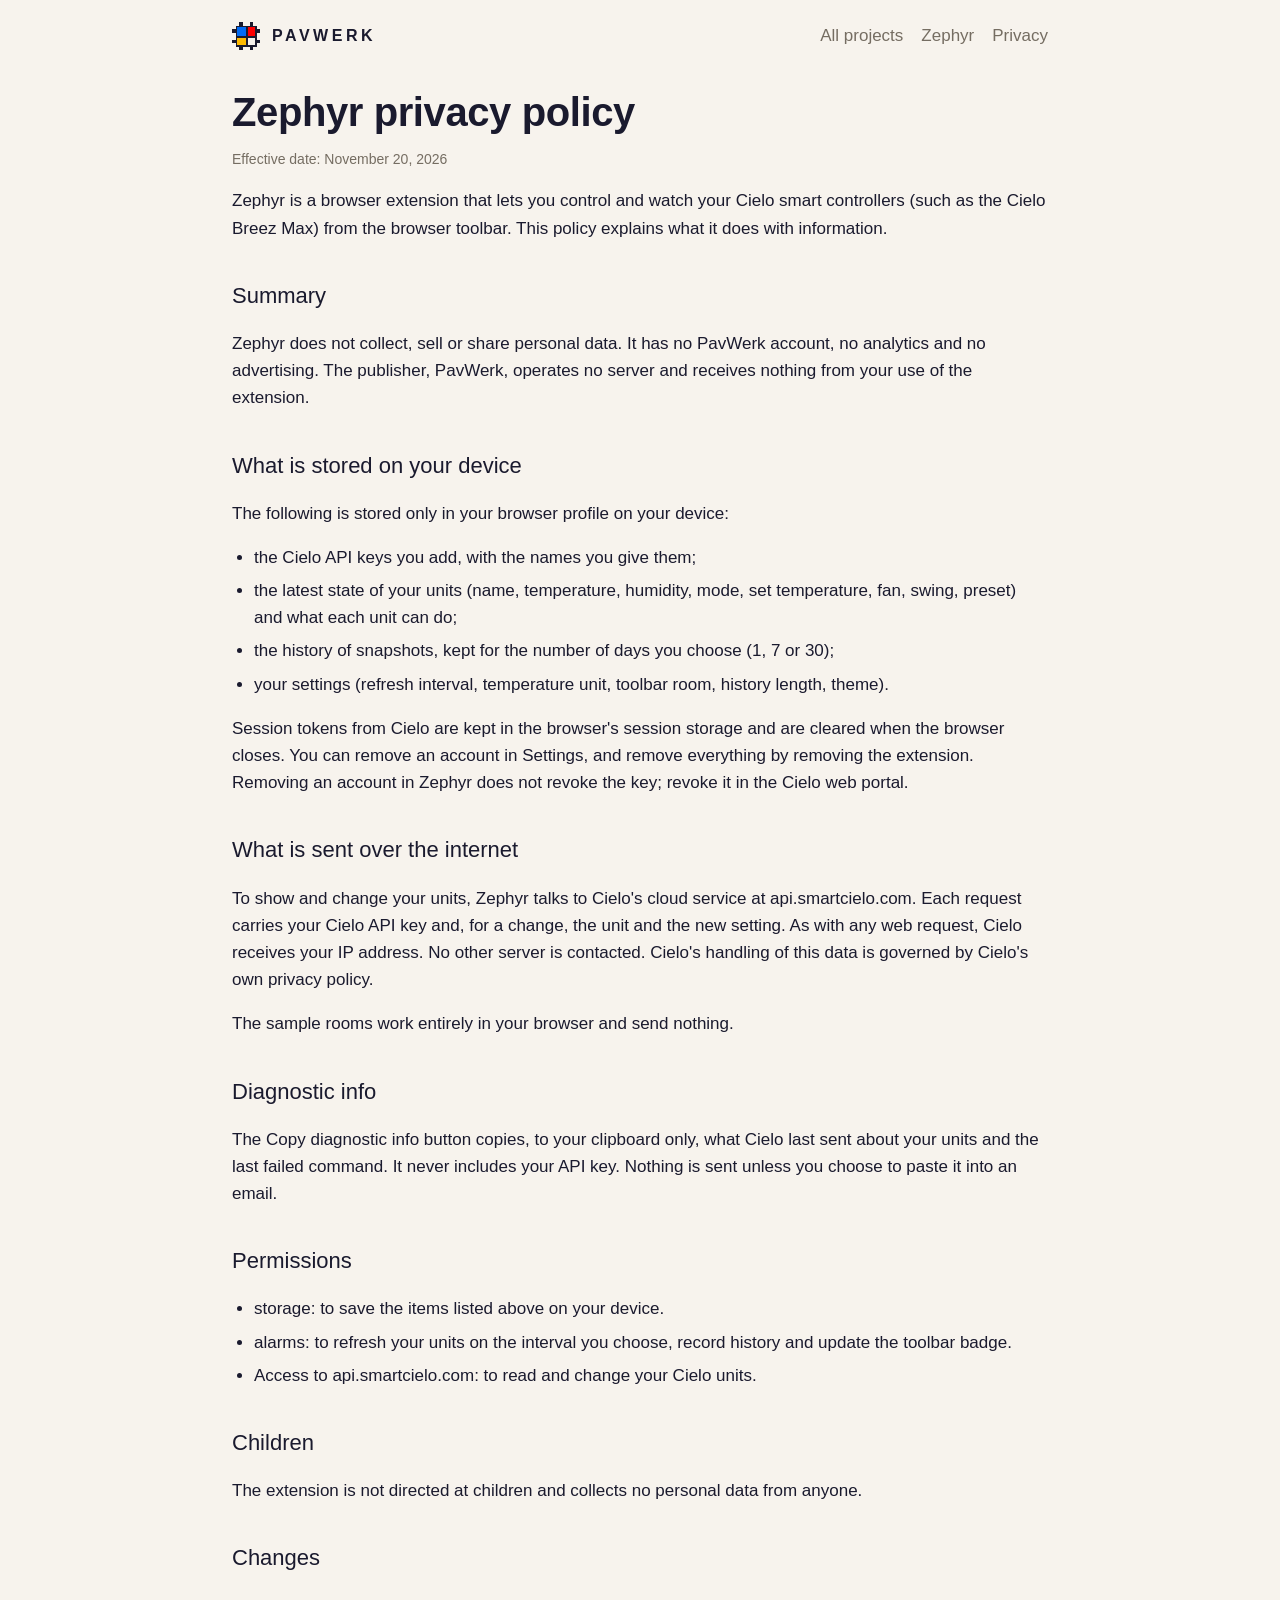
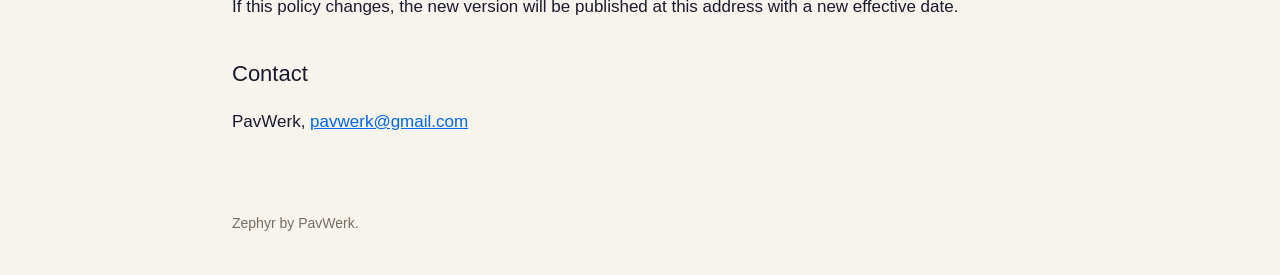
<file: zephyr/privacy.html>
<!DOCTYPE html>
<html lang="en">
<head>
  <meta charset="utf-8">
  <meta name="viewport" content="width=device-width, initial-scale=1">
  <title>Zephyr privacy policy</title>
  <meta name="description" content="How Zephyr handles information.">
  <link rel="stylesheet" href="../style.css">
  <link rel="icon" href="img/icon.svg" type="image/svg+xml">
</head>
<body>
  <header class="site"><a class="brand" href="../" aria-label="PavWerk home"><picture><source srcset="../img/pavwerk-mark-reversed.svg" media="(prefers-color-scheme: dark)"><img src="../img/pavwerk-mark.svg" alt="" width="28" height="28"></picture><span>PAVWERK</span></a><nav><a href="../">All projects</a><a href="./">Zephyr</a><a href="privacy.html">Privacy</a></nav></header>
  <main>
    <h1>Zephyr privacy policy</h1>
    <p class="small">Effective date: November 20, 2026</p>
    <p>Zephyr is a browser extension that lets you control and watch your Cielo smart controllers (such as the Cielo Breez Max) from the browser toolbar. This policy explains what it does with information.</p>
    <h2>Summary</h2>
    <p>Zephyr does not collect, sell or share personal data. It has no PavWerk account, no analytics and no advertising. The publisher, PavWerk, operates no server and receives nothing from your use of the extension.</p>
    <h2>What is stored on your device</h2>
    <p>The following is stored only in your browser profile on your device:</p>
    <ul><li>the Cielo API keys you add, with the names you give them;</li><li>the latest state of your units (name, temperature, humidity, mode, set temperature, fan, swing, preset) and what each unit can do;</li><li>the history of snapshots, kept for the number of days you choose (1, 7 or 30);</li><li>your settings (refresh interval, temperature unit, toolbar room, history length, theme).</li></ul>
    <p>Session tokens from Cielo are kept in the browser&#x27;s session storage and are cleared when the browser closes. You can remove an account in Settings, and remove everything by removing the extension. Removing an account in Zephyr does not revoke the key; revoke it in the Cielo web portal.</p>
    <h2>What is sent over the internet</h2>
    <p>To show and change your units, Zephyr talks to Cielo&#x27;s cloud service at api.smartcielo.com. Each request carries your Cielo API key and, for a change, the unit and the new setting. As with any web request, Cielo receives your IP address. No other server is contacted. Cielo&#x27;s handling of this data is governed by Cielo&#x27;s own privacy policy.</p>
    <p>The sample rooms work entirely in your browser and send nothing.</p>
    <h2>Diagnostic info</h2>
    <p>The Copy diagnostic info button copies, to your clipboard only, what Cielo last sent about your units and the last failed command. It never includes your API key. Nothing is sent unless you choose to paste it into an email.</p>
    <h2>Permissions</h2>
    <ul><li>storage: to save the items listed above on your device.</li><li>alarms: to refresh your units on the interval you choose, record history and update the toolbar badge.</li><li>Access to api.smartcielo.com: to read and change your Cielo units.</li></ul>
    <h2>Children</h2>
    <p>The extension is not directed at children and collects no personal data from anyone.</p>
    <h2>Changes</h2>
    <p>If this policy changes, the new version will be published at this address with a new effective date.</p>
    <h2>Contact</h2>
    <p>PavWerk, <a href="mailto:pavwerk@gmail.com">pavwerk@gmail.com</a></p>
  </main>
  <footer>Zephyr by PavWerk.</footer>
</body>
</html>
</file>
<file: style.css>
/* PavWerk site: PAVHAUS visual system (Brand Identity System v4, March 2026).
   Calder primaries, navy and cream neutrals, Helvetica stack, sharp corners.
   Text colors are AA-checked; Calder yellow and orange are fills only. */
:root {
  color-scheme: light dark;
  --calder-blue: #016BF4; --calder-red: #FE0001; --calder-yellow: #FEBA00; --calder-orange: #FE8300;
  --forest: #3D6B4F; --navy: #1A1A2E; --charcoal: #2D2D3F; --warm-gray: #B8B0A4; --light-gray: #E8E3DB; --cream: #F7F3ED;

  --bg: var(--cream); --card: #FFFFFF; --text: var(--navy); --muted: #756D62; --line: var(--light-gray);
  --accent: #0066EA;           /* links: Calder blue, darkened for AA */
  --action: #DC0000;           /* Action Red, darkened for AA */
  --action-text: #FFFFFF;
  --live: var(--forest);
  --font: "Helvetica Neue", Helvetica, Arial, sans-serif;
}
@media (prefers-color-scheme: dark) {
  :root { --bg: var(--navy); --card: var(--charcoal); --text: var(--cream); --muted: var(--warm-gray); --line: #3A3A50; --accent: #6FA8F7; --live: var(--calder-yellow); }
}
* { box-sizing: border-box; border-radius: 0; }
body { margin: 0; background: var(--bg); color: var(--text); font: 17px/1.6 var(--font); }
main { max-width: 860px; margin: 0 auto; padding: 40px 22px 60px; }
header.site { max-width: 860px; margin: 0 auto; padding: 22px 22px 0; display: flex; flex-wrap: wrap; gap: 10px 18px; justify-content: space-between; align-items: center; }
header.site a { color: var(--text); text-decoration: none; }
header.site .brand { display: flex; align-items: center; gap: 12px; font-weight: 700; letter-spacing: 0.22em; font-size: 16px; }
header.site .brand img { display: block; width: 28px; height: 28px; }
header.site nav a { font-weight: 500; color: var(--muted); margin-left: 18px; }
header.site nav a:first-child { margin-left: 0; }
header.site nav a:hover { color: var(--text); }
a { color: var(--accent); }
a:focus-visible, .store:focus-visible { outline: 2px solid var(--calder-blue); outline-offset: 2px; }
h1 { font-size: 40px; line-height: 1.1; letter-spacing: -0.01em; font-weight: 700; margin: 0 0 12px; }
h2 { font-size: 22px; font-weight: 500; margin: 36px 0 8px; }
.lead { font-size: 20px; color: var(--muted); margin: 0 0 24px; }
.hero { display: flex; align-items: center; gap: 18px; margin-bottom: 8px; }
.hero img { width: 76px; height: 76px; }
.card { background: var(--card); border: 1px solid var(--line); padding: 20px 22px; margin: 18px 0; }
.shots img { width: 100%; border: 1px solid var(--line); margin: 10px 0; display: block; }
ul { padding-left: 22px; } li { margin: 6px 0; }
.small, footer { color: var(--muted); font-size: 14px; }
footer { max-width: 860px; margin: 0 auto; padding: 0 22px 40px; }
.status { display: inline-block; background: var(--card); border: 1px solid var(--line); padding: 6px 14px; font-size: 15px; }
.stores { display: flex; flex-wrap: wrap; align-items: center; gap: 10px; margin: 0 0 8px; font-size: 15px; color: var(--muted); }
.store { display: inline-block; background: var(--action); color: var(--action-text); padding: 10px 18px; font-weight: 700; text-decoration: none; }
.store:hover { background: var(--navy); }
@media (prefers-color-scheme: dark) { .store:hover { background: var(--calder-blue); } }

/* ---- home page catalog ---- */
.intro { font-size: 20px; color: var(--muted); margin: 0 0 8px; max-width: 640px; }
/* Mondrian device: each section title starts with a Calder color block */
.section-title { font-size: 14px; font-weight: 700; letter-spacing: 0.08em; text-transform: uppercase; color: var(--muted); margin: 40px 0 4px; display: flex; align-items: center; gap: 10px; }
.section-title::before { content: ""; width: 12px; height: 12px; background: var(--calder-red); flex: none; }
.section-title:nth-of-type(2)::before { background: var(--calder-blue); }
.section-title:nth-of-type(3)::before { background: var(--calder-yellow); }
.grid { display: grid; grid-template-columns: repeat(auto-fill, minmax(260px, 1fr)); gap: 16px; margin-top: 12px; }
.item { background: var(--card); border: 1px solid var(--line); padding: 18px 20px; display: flex; flex-direction: column; gap: 8px; color: var(--text); text-decoration: none; }
a.item:hover { border-color: var(--text); }
.item-head { display: flex; align-items: center; gap: 12px; }
.item-head img { width: 48px; height: 48px; flex: none; }
.item h3 { font-size: 18px; font-weight: 700; margin: 0; }
.item .for { color: var(--muted); font-size: 13px; margin: 0; }
.item p { margin: 0; font-size: 15px; line-height: 1.5; }
.pill { align-self: flex-start; font-size: 12px; font-weight: 700; border: 1px solid var(--line); padding: 2px 10px; color: var(--muted); }
.pill.live { border-color: var(--live); color: var(--live); }
</file>
